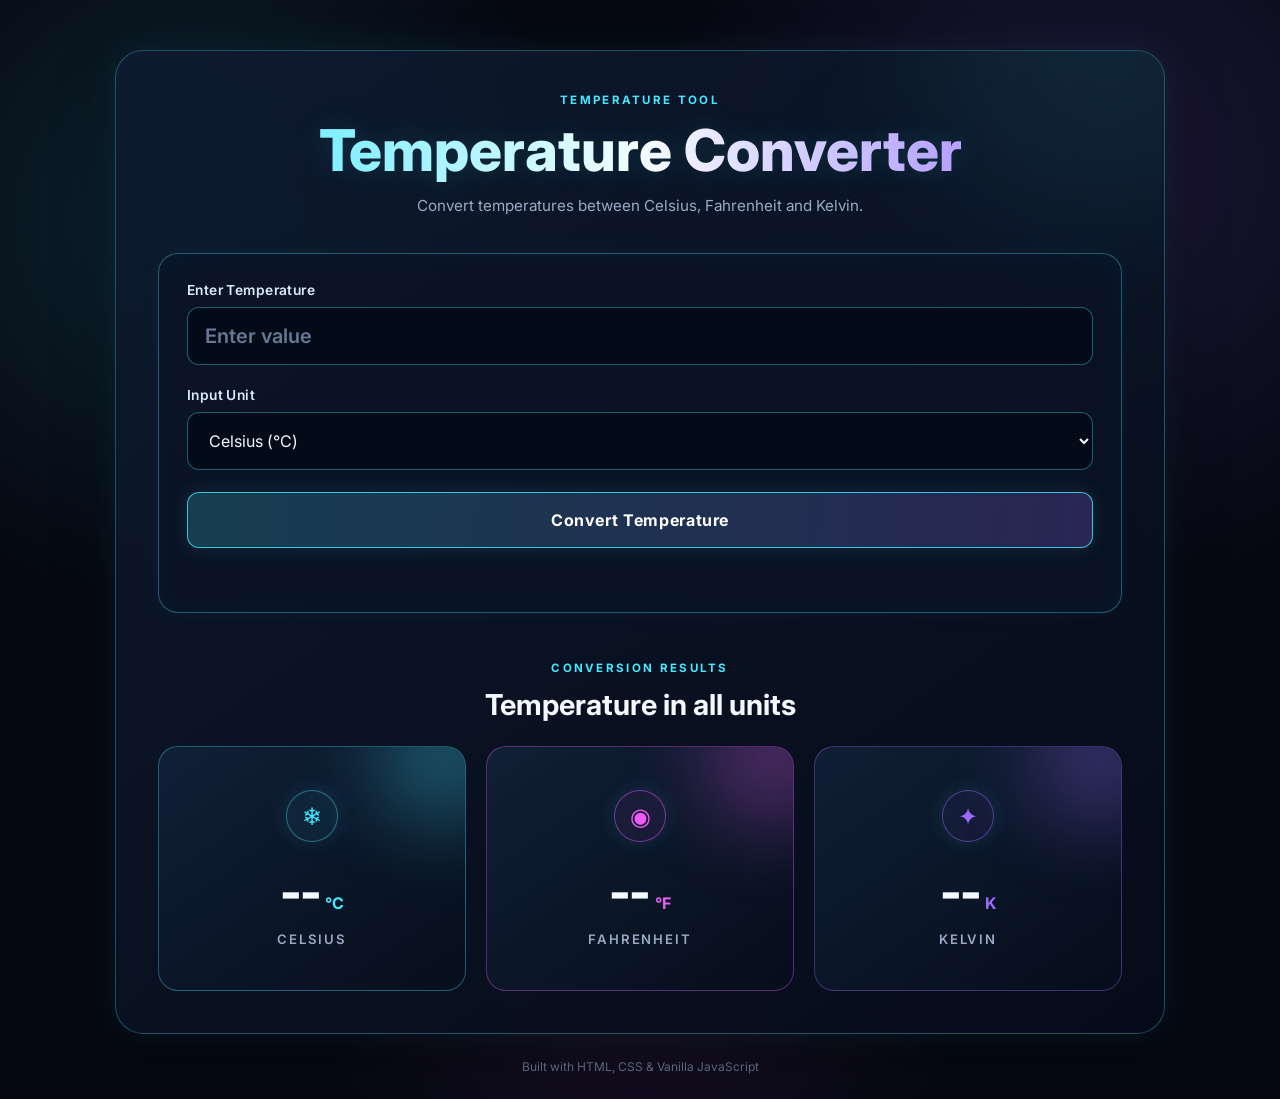
<file: WbeDev-L1-Task3-TemperatureConverter/index.html>
<!DOCTYPE html>
<html lang="en">
<head>
    <meta charset="UTF-8">
    <meta name="viewport" content="width=device-width, initial-scale=1.0">

    <title>Temperature Converter</title>

    <link rel="stylesheet" href="style.css">
</head>

<body>

    <main class="converter">

        <header class="converter-header">
            <p class="eyebrow">TEMPERATURE TOOL</p>
            <h1>Temperature Converter</h1>
            <p>
                Convert temperatures between Celsius, Fahrenheit and Kelvin.
            </p>
        </header>


        <section class="input-panel">

            <div class="input-group">
                <label for="temperature">Enter Temperature</label>

                <input
                    type="text"
                    id="temperature"
                    placeholder="Enter value"
                    autocomplete="off"
                >
            </div>


            <div class="input-group">
                <label for="unit">Input Unit</label>

                <select id="unit">
                    <option value="celsius">Celsius (°C)</option>
                    <option value="fahrenheit">Fahrenheit (°F)</option>
                    <option value="kelvin">Kelvin (K)</option>
                </select>
            </div>


            <button id="convertBtn" type="button">
                Convert Temperature
            </button>

            <p id="errorMessage" class="error-message" aria-live="polite"></p>

        </section>


        <section class="results-section">

            <div class="section-heading">
                <p class="eyebrow">CONVERSION RESULTS</p>
                <h2>Temperature in all units</h2>
            </div>


            <div class="results-grid">

                <article class="result-card celsius-card">
                    <div class="result-icon">❄</div>

                    <div class="result-value">
                        <span id="celsiusResult">--</span>
                        <small>°C</small>
                    </div>

                    <p>Celsius</p>
                </article>


                <article class="result-card fahrenheit-card">
                    <div class="result-icon">◉</div>

                    <div class="result-value">
                        <span id="fahrenheitResult">--</span>
                        <small>°F</small>
                    </div>

                    <p>Fahrenheit</p>
                </article>


                <article class="result-card kelvin-card">
                    <div class="result-icon">✦</div>

                    <div class="result-value">
                        <span id="kelvinResult">--</span>
                        <small>K</small>
                    </div>

                    <p>Kelvin</p>
                </article>

            </div>

        </section>

    </main>


    <footer>
        <p>Built with HTML, CSS &amp; Vanilla JavaScript</p>
    </footer>


    <script src="script.js"></script>

</body>
</html>
</file>
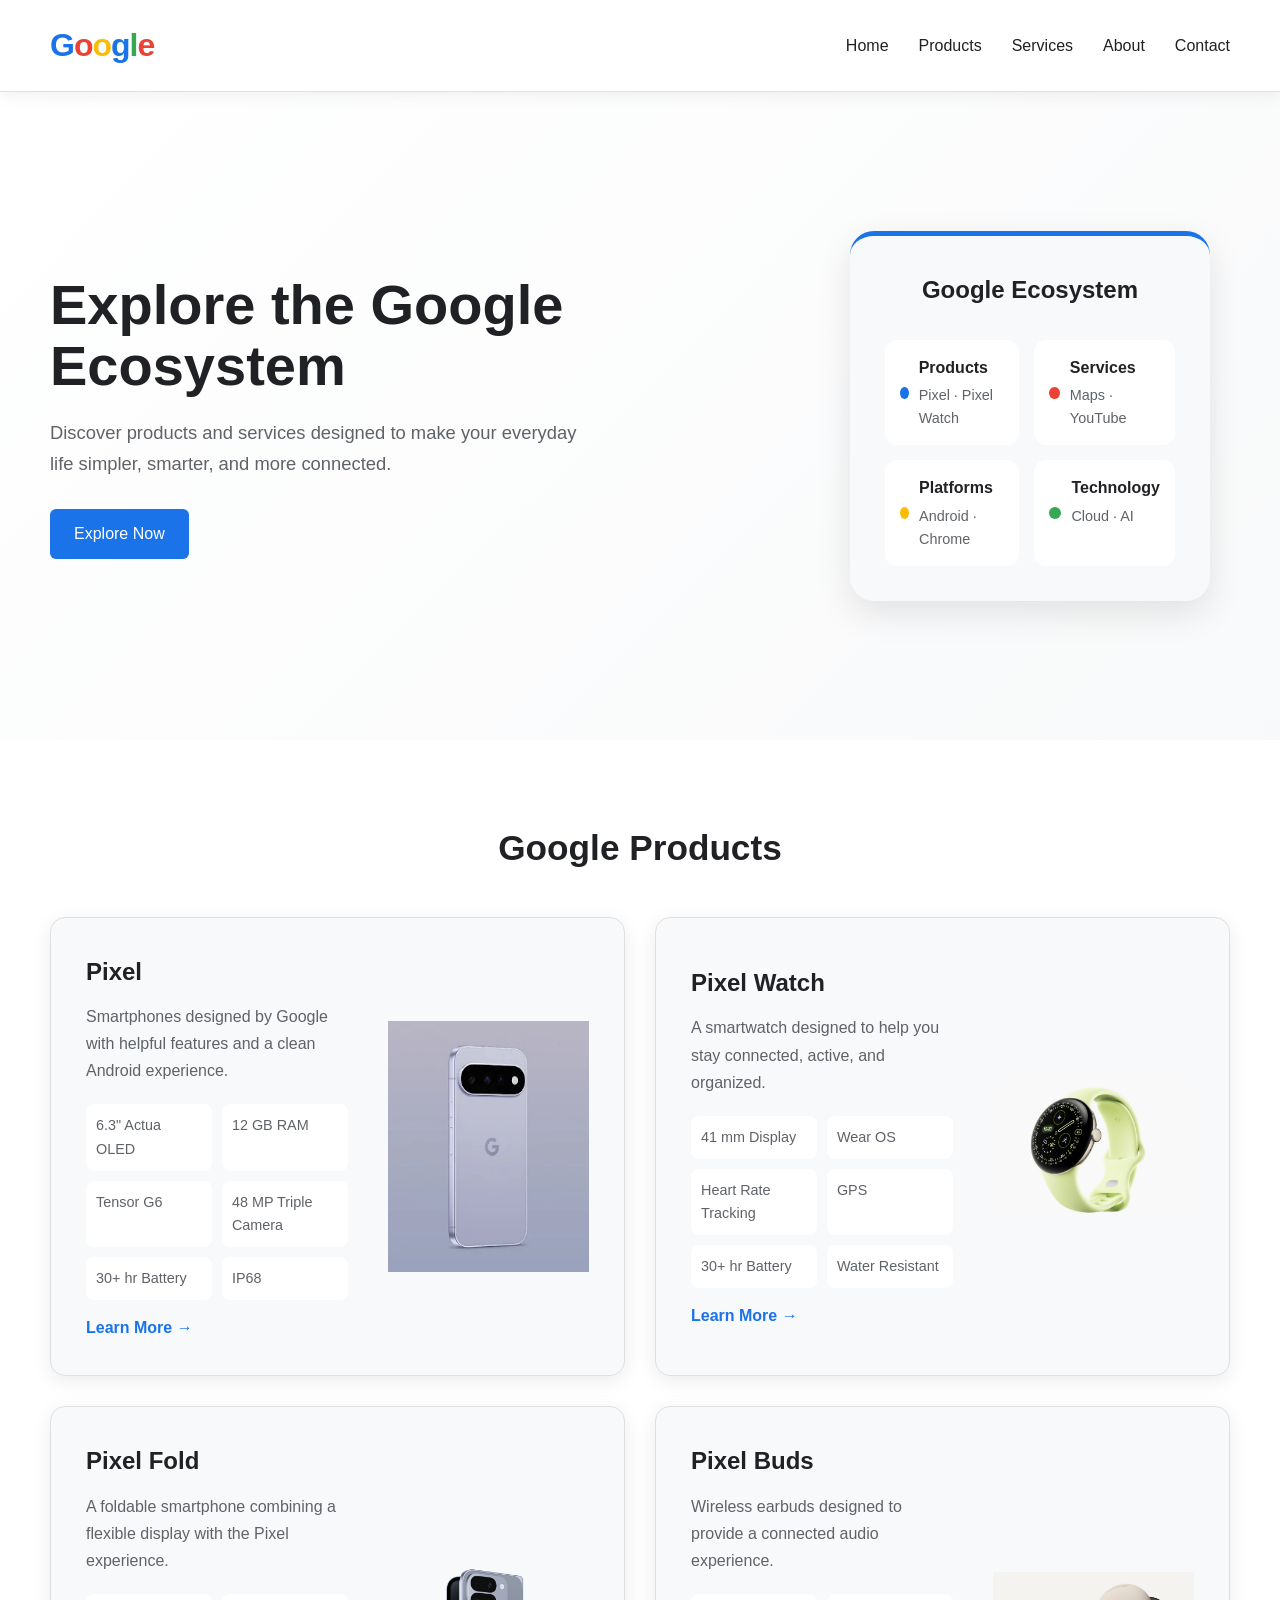
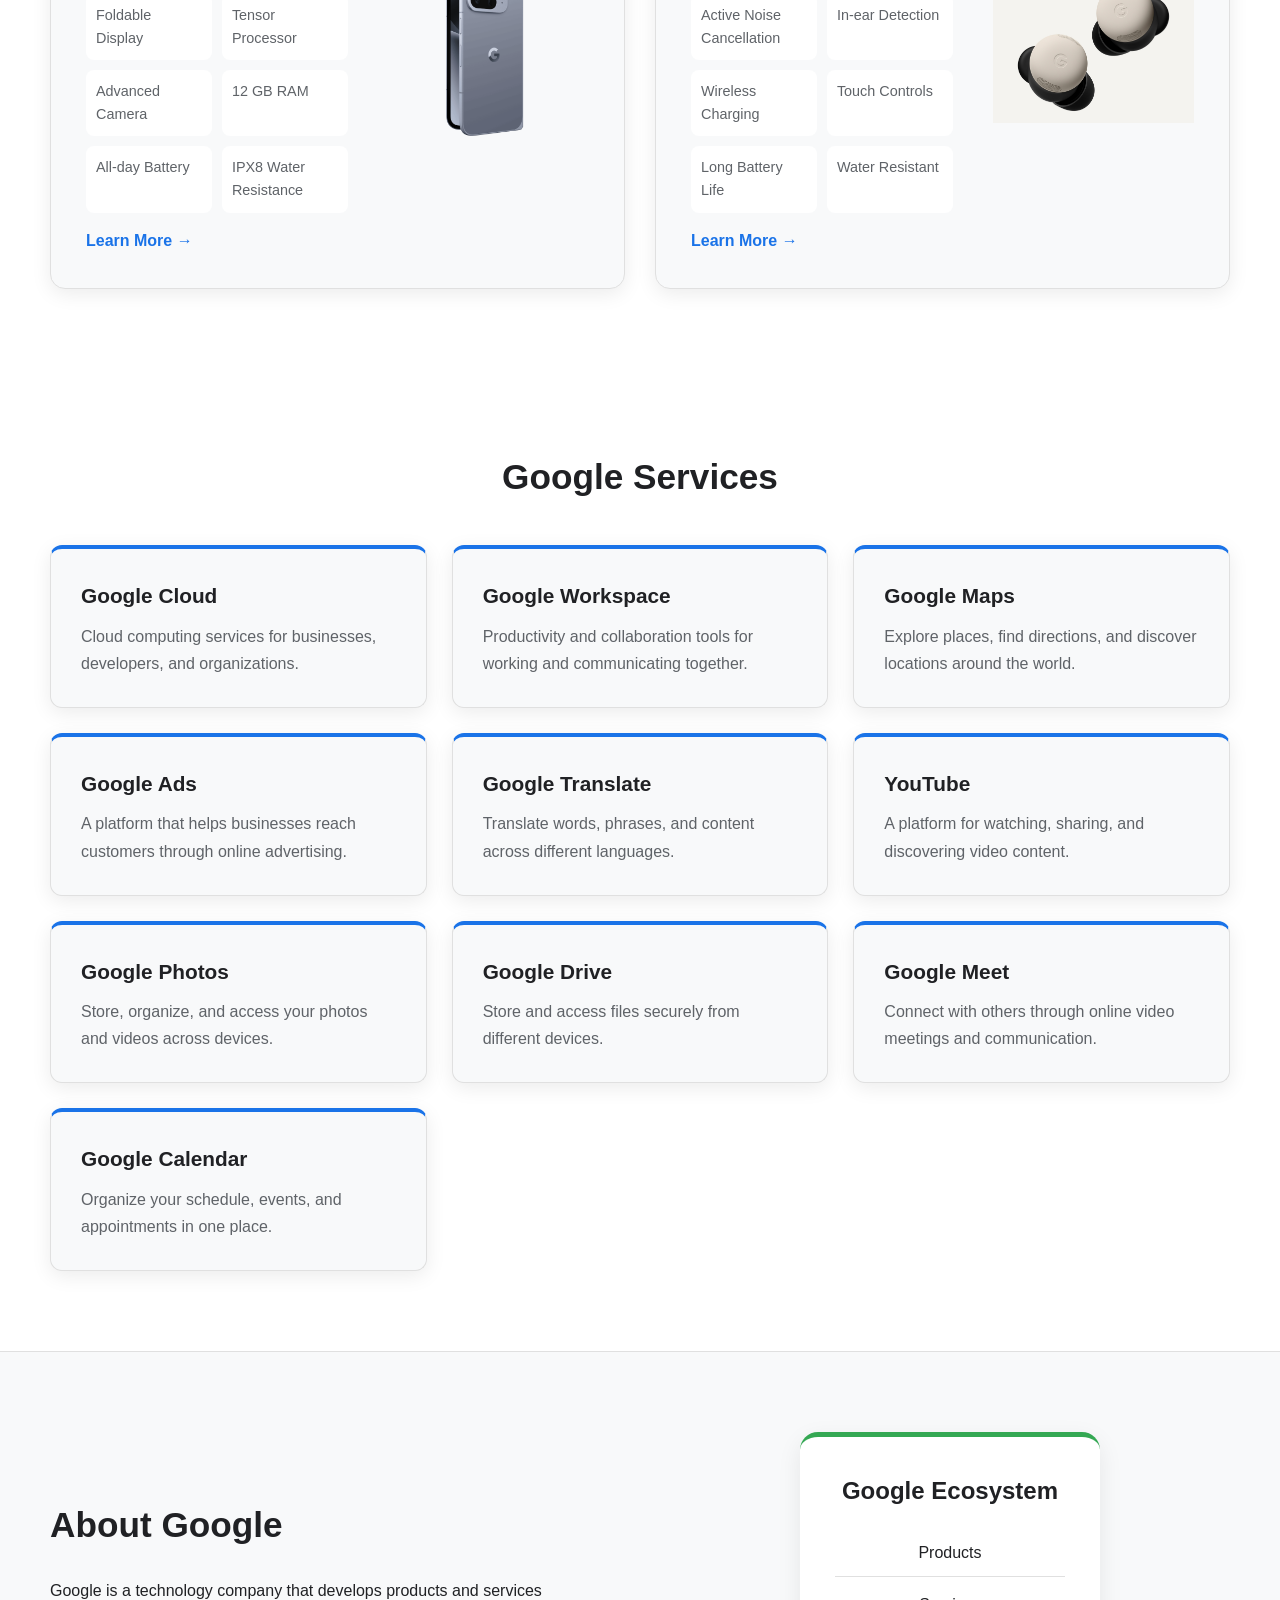
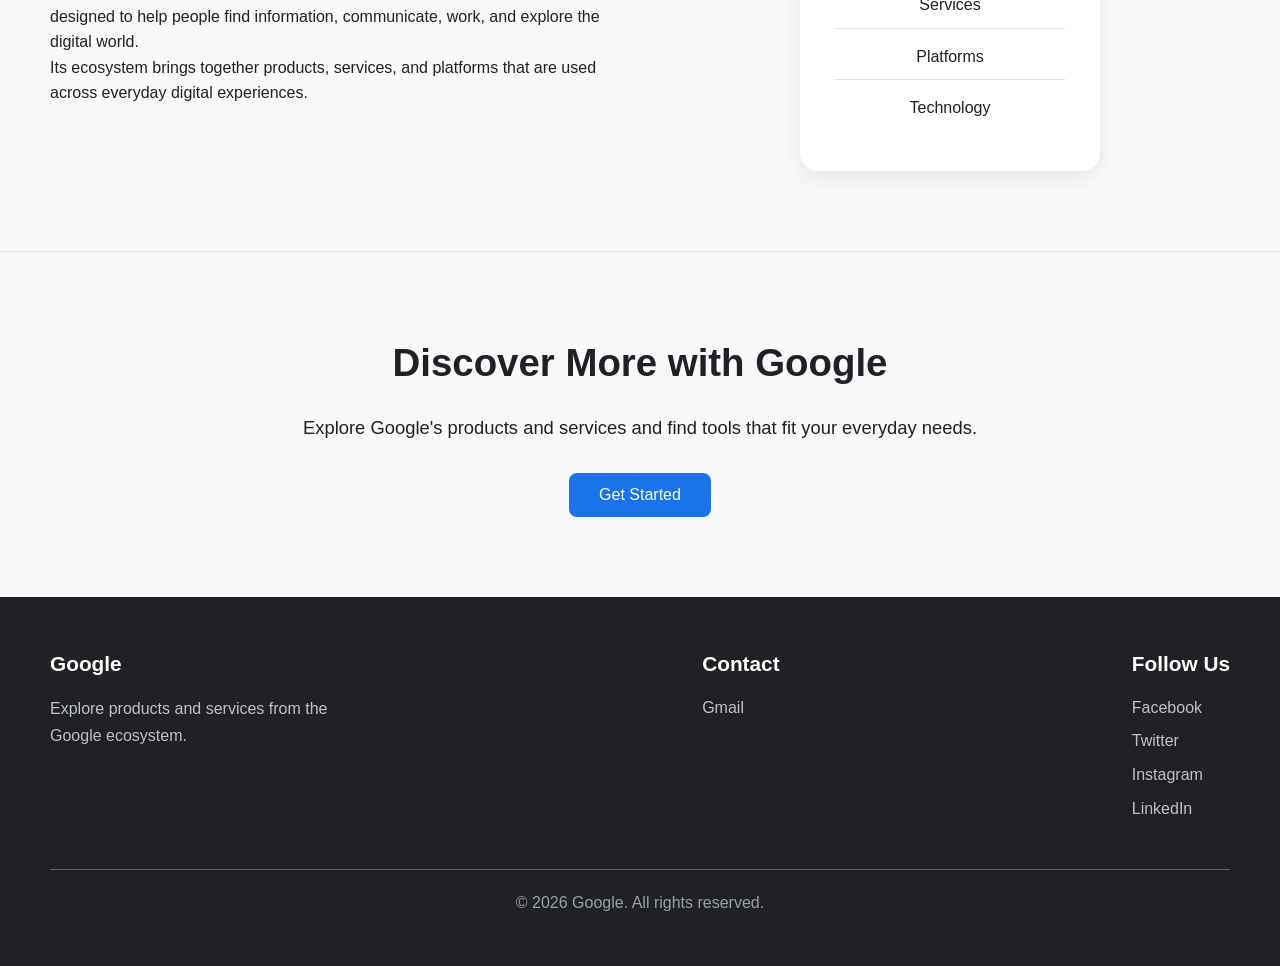
<file: WebDev-L1-Task1-LandingPage/index.html>
<!DOCTYPE html>
<html lang="en">
<head>
    <meta charset="UTF-8">
    <meta name="viewport" content="width=device-width, initial-scale=1.0">
    <title>Landing Page</title>
    <link rel = "stylesheet" href = "style.css">
</head>
<body>
    <header>
        <nav>
            <h1 class="google-logo">
                <span class="logo-blue">G</span><span class="logo-red">o</span><span class="logo-yellow">o</span><span class="logo-blue">g</span><span class="logo-green">l</span><span class="logo-red">e</span>
            </h1>

            <ul>
                <li><a href="#hero">Home</a></li>
                <li><a href="#products">Products</a></li>
                <li><a href="#services">Services</a></li>
                <li><a href="#about">About</a></li>
                <li><a href="#cta">Contact</a></li>
            </ul>
        </nav>
    </header>

    <main>
                <!-- Hero Section -->
            
    <section id="hero">
        <div class="hero-content">
            <h2>Explore the Google Ecosystem</h2>
            
            <p>
                Discover products and services designed to make your everyday life
                simpler, smarter, and more connected.
            </p>

           <a href="#products" class="hero-button">Explore Now</a>
        </div>

      <div class="hero-visual">
        <div class="ecosystem-card">
            <h3>Google Ecosystem</h3>

        <div class="ecosystem-items">

                <div class="ecosystem-item">
                    <span class="color-dot blue"></span>
                    <div>
                        <strong>Products</strong>
                        <p>Pixel · Pixel Watch</p>
                    </div>
                </div>

                <div class="ecosystem-item">
                    <span class="color-dot red"></span>
                    <div>
                        <strong>Services</strong>
                        <p>Maps · YouTube</p>
                    </div>
                </div>

                <div class="ecosystem-item">
                    <span class="color-dot yellow"></span>
                    <div>
                        <strong>Platforms</strong>
                        <p>Android · Chrome</p>
                    </div>
                </div>

                <div class="ecosystem-item">
                    <span class="color-dot green"></span>
                    <div>
                        <strong>Technology</strong>
                        <p>Cloud · AI</p>
                    </div>
                </div>

                </div>
                
                </div>

            </div>
    </section>
           

    <section id="products">
        <h2>Google Products</h2>
        <div class="products-grid">

           <div class="product-card">

        <div class="product-info">
            <h3>Pixel</h3>

                <p>
                    Smartphones designed by Google with helpful features and a clean Android experience.
                </p>

                <div class="product-specs">
                    <span>6.3" Actua OLED</span>
                    <span>12 GB RAM</span>
                    <span>Tensor G6</span>
                    <span>48 MP Triple Camera</span>
                    <span>30+ hr Battery</span>
                    <span>IP68</span>
                </div>

                     <a href="https://store.google.com/in/category/phones"
                    class="product-link"
                    target="_blank"
                    rel="noopener noreferrer">
                        Learn More →
                    </a>

            </div>

            <img src="assets/images/pixel.jpg" alt="Google Pixel smartphone">

        </div>

        
            <div class="product-card">

                <div class="product-info">
                    <h3>Pixel Watch</h3>

                    <p>
                        A smartwatch designed to help you stay connected, active, and organized.
                    </p>

                    <div class="product-specs">
                        <span>41 mm Display</span>
                        <span>Wear OS</span>
                        <span>Heart Rate Tracking</span>
                        <span>GPS</span>
                        <span>30+ hr Battery</span>
                        <span>Water Resistant</span>
                    </div>
                    
               <a href="https://store.google.com/in/product/pixel_watch_5"
                class="product-link"
                target="_blank"
                rel="noopener noreferrer">
                    Learn More →
                </a>


                    
                </div>

                <img src="assets/images/pixel-watch.jpg" alt="Google Pixel Watch">

            </div>

            <div class="product-card">
            <div class="product-info">
                <h3>Pixel Fold</h3>

                <p>
                    A foldable smartphone combining a flexible display with the Pixel experience.
                </p>

                <div class="product-specs">
                    <span>Foldable Display</span>
                    <span>Tensor Processor</span>
                    <span>Advanced Camera</span>
                    <span>12 GB RAM</span>
                    <span>All-day Battery</span>
                    <span>IPX8 Water Resistance</span>
                </div>
                <a href="https://store.google.com/in/product/pixel_10_pro_fold"
                class="product-link"
                target="_blank"
                rel="noopener noreferrer">
                    Learn More →
                </a>

            </div>

            <img src="assets/images/pixel-fold.jpg" alt="Google Pixel Fold">

        </div>

         <div class="product-card">

            <div class="product-info">
                <h3>Pixel Buds</h3>

                <p>
                    Wireless earbuds designed to provide a connected audio experience.
                </p>

                <div class="product-specs">
                    <span>Active Noise Cancellation</span>
                    <span>In-ear Detection</span>
                    <span>Wireless Charging</span>
                    <span>Touch Controls</span>
                    <span>Long Battery Life</span>
                    <span>Water Resistant</span>
                </div>
                    <a href="https://store.google.com/in/product/pixel_buds_pro_2"
                    class="product-link"
                    target="_blank"
                    rel="noopener noreferrer">
                        Learn More →
                    </a>

            </div>

            <img src="assets/images/pixel-buds.jpg" alt="Google Pixel Buds">

            </div>
        </div>
    </section>



    <section id="services">
        <h2>Google Services</h2>

            <div class="services-grid">

                 <div class="service-card">
                    <h3>Google Cloud</h3>
                    <p>Cloud computing services for businesses, developers, and organizations.</p>
                </div>

                <div class="service-card">
                    <h3>Google Workspace</h3>
                    <p>Productivity and collaboration tools for working and communicating together.</p>
                </div>

                <div class="service-card">
                    <h3>Google Maps</h3>
                    <p>Explore places, find directions, and discover locations around the world.</p>
                </div>

                <div class="service-card">
                    <h3>Google Ads</h3>
                    <p>A platform that helps businesses reach customers through online advertising.</p>
                </div>

                <div class="service-card">
                    <h3>Google Translate</h3>
                    <p>Translate words, phrases, and content across different languages.</p>
                </div>

                <div class="service-card">
                <h3>YouTube</h3>
                    <p>A platform for watching, sharing, and discovering video content.</p>
                </div>

                <div class="service-card">
                    <h3>Google Photos</h3>
                    <p>Store, organize, and access your photos and videos across devices.</p>
                </div>

                <div class="service-card">
                    <h3>Google Drive</h3>
                    <p>Store and access files securely from different devices.</p>
                </div>

                <div class="service-card">
                    <h3>Google Meet</h3>
                    <p>Connect with others through online video meetings and communication.</p>
                </div>

                <div class="service-card">
                    <h3>Google Calendar</h3>
                    <p>Organize your schedule, events, and appointments in one place.</p>
                </div>

            </div>
    </section>


     <section id="about">
        <div class="about-content">
            <h2>About Google</h2>

            <p>
                Google is a technology company that develops products and services
                designed to help people find information, communicate, work, and
                explore the digital world.
            </p>

            <p>
                Its ecosystem brings together products, services, and platforms
                that are used across everyday digital experiences.
            </p>
        </div>

        <div class="about-visual">
            <div class="about-card">
                <h3>Google Ecosystem</h3>
                <p>Products</p>
                <p>Services</p>
                <p>Platforms</p>
                <p>Technology</p>
            </div>
        </div>
    </section>


    <section id="cta">
        <h2>Discover More with Google</h2>

        <p>Explore Google's products and services and find tools that fit your everyday needs.</p>

        <button>Get Started</button>
    </section>
    </main>

    <footer>
        <div class="footer-content">

            <div class="footer-brand">
                <h3>Google</h3>
                <p>Explore products and services from the Google ecosystem.</p>
            </div>

            <div class="footer-contact">
                <h3>Contact</h3>
                <a href="mailto:example@gmail.com">Gmail</a>
            </div>

            <div class="footer-social">
                <h3>Follow Us</h3>

                <a href="https://www.facebook.com/Google" target="_blank" rel="noopener noreferrer">Facebook</a>

                <a href="https://twitter.com/Google" target="_blank" rel="noopener noreferrer">Twitter</a>

                <a href="https://www.instagram.com/Google" target="_blank" rel="noopener noreferrer">Instagram</a>

                <a href="https://www.linkedin.com/company/Google" target="_blank" rel="noopener noreferrer">LinkedIn</a>
            </div>

        </div>

            <p class="footer-bottom">&copy; 2026 Google. All rights reserved.</p>
    </footer>
</body>
</html>
</file>
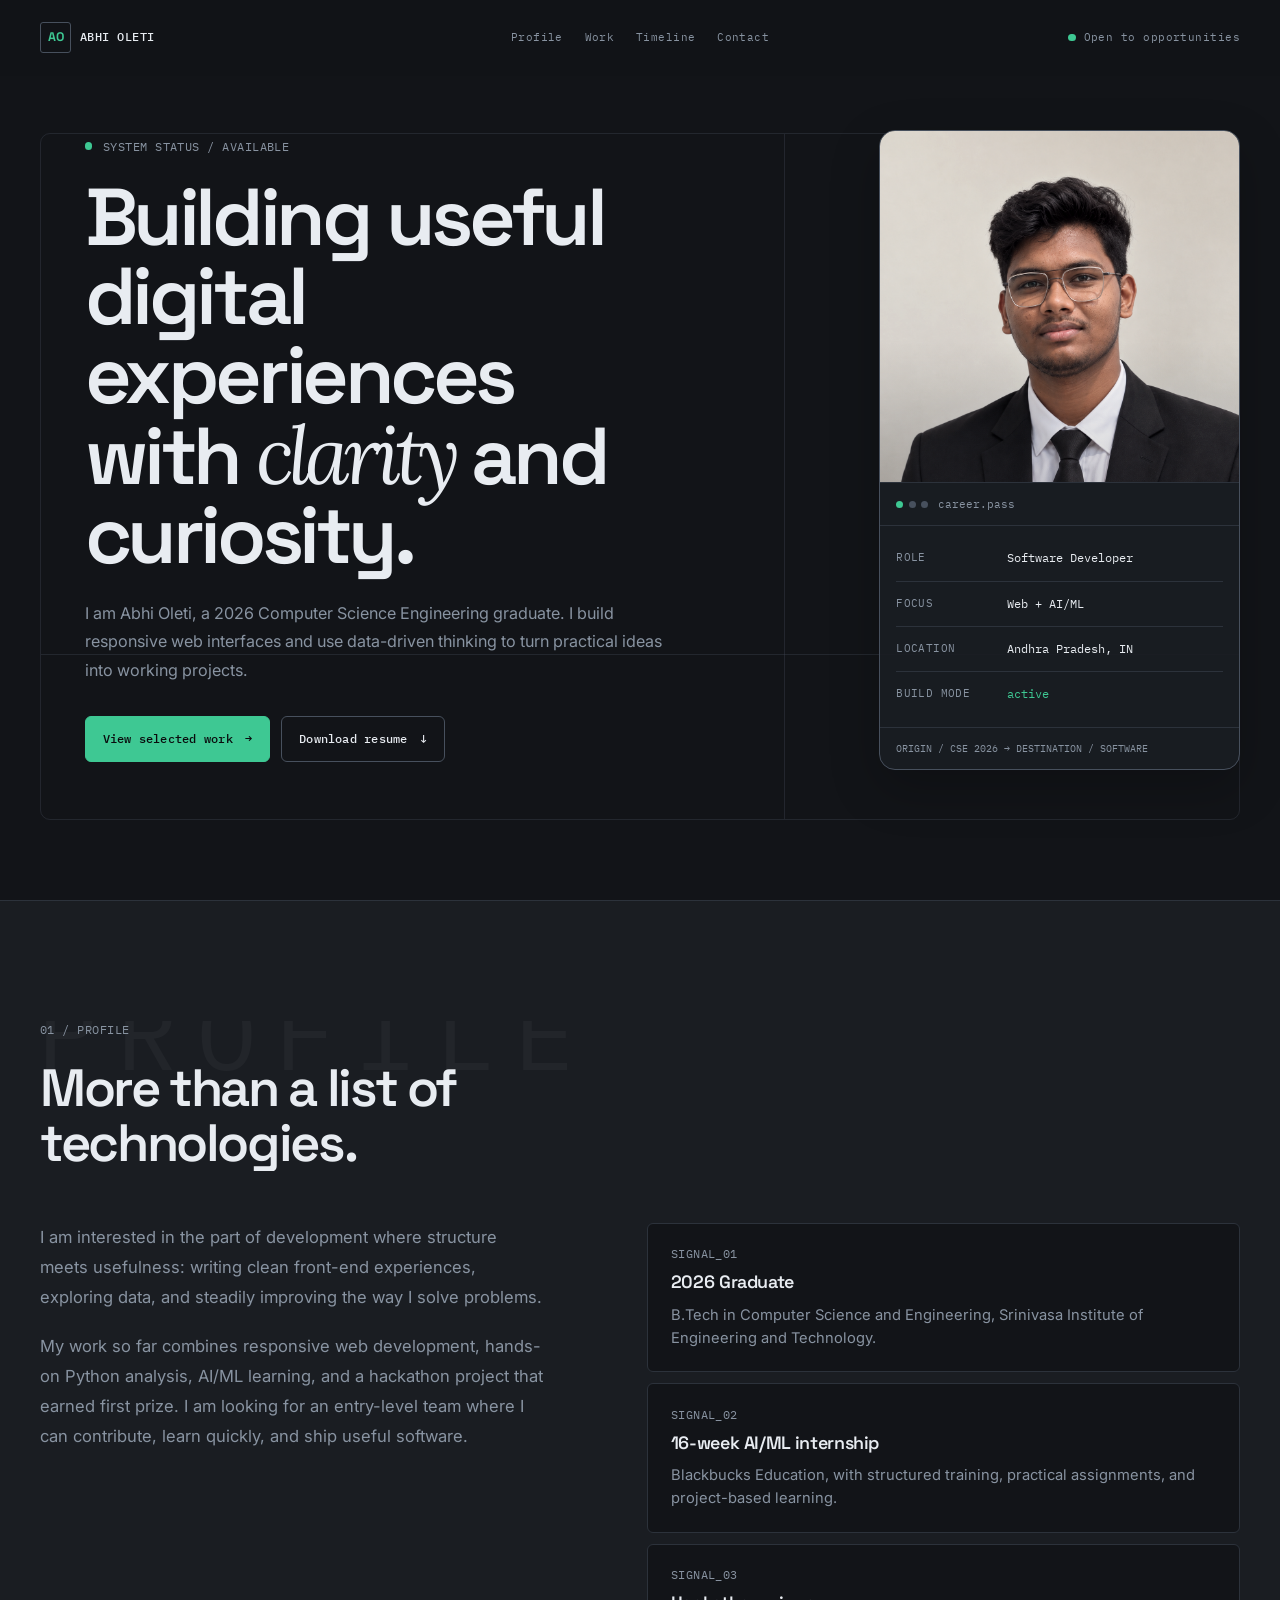
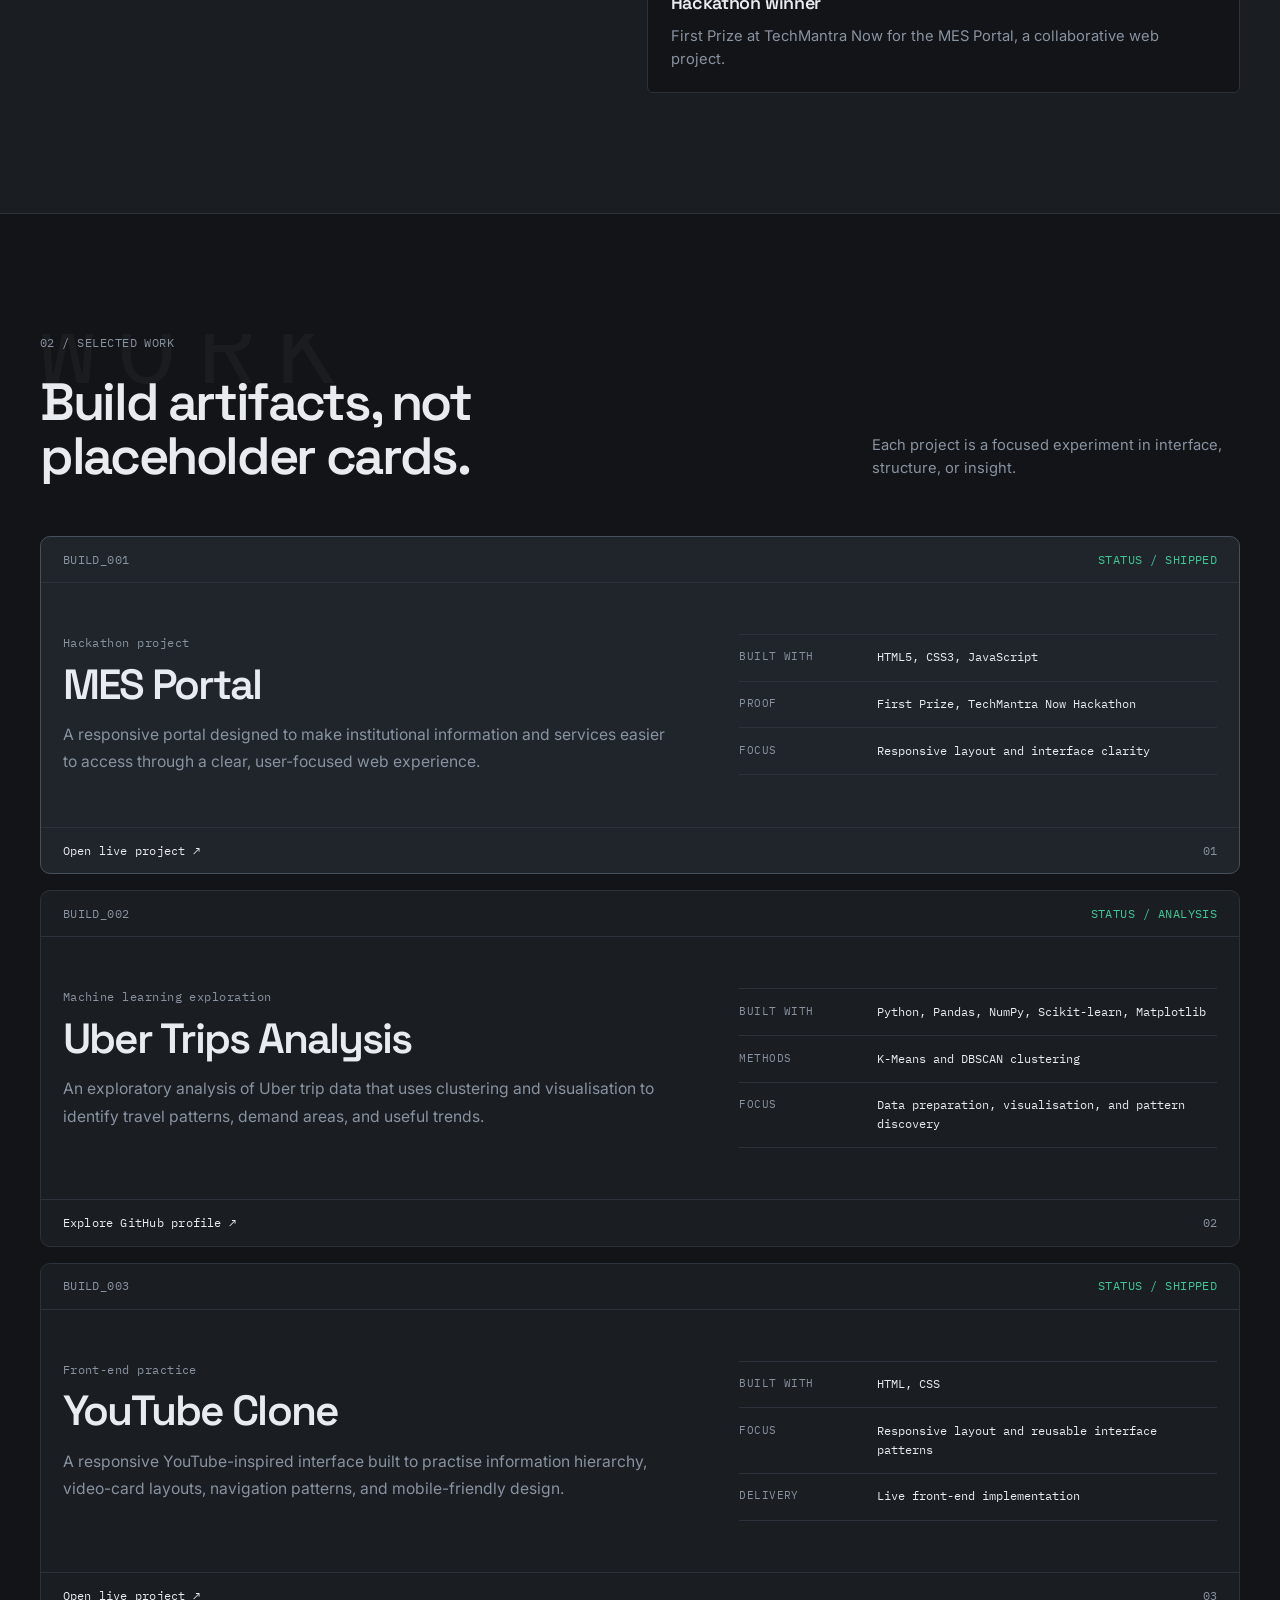
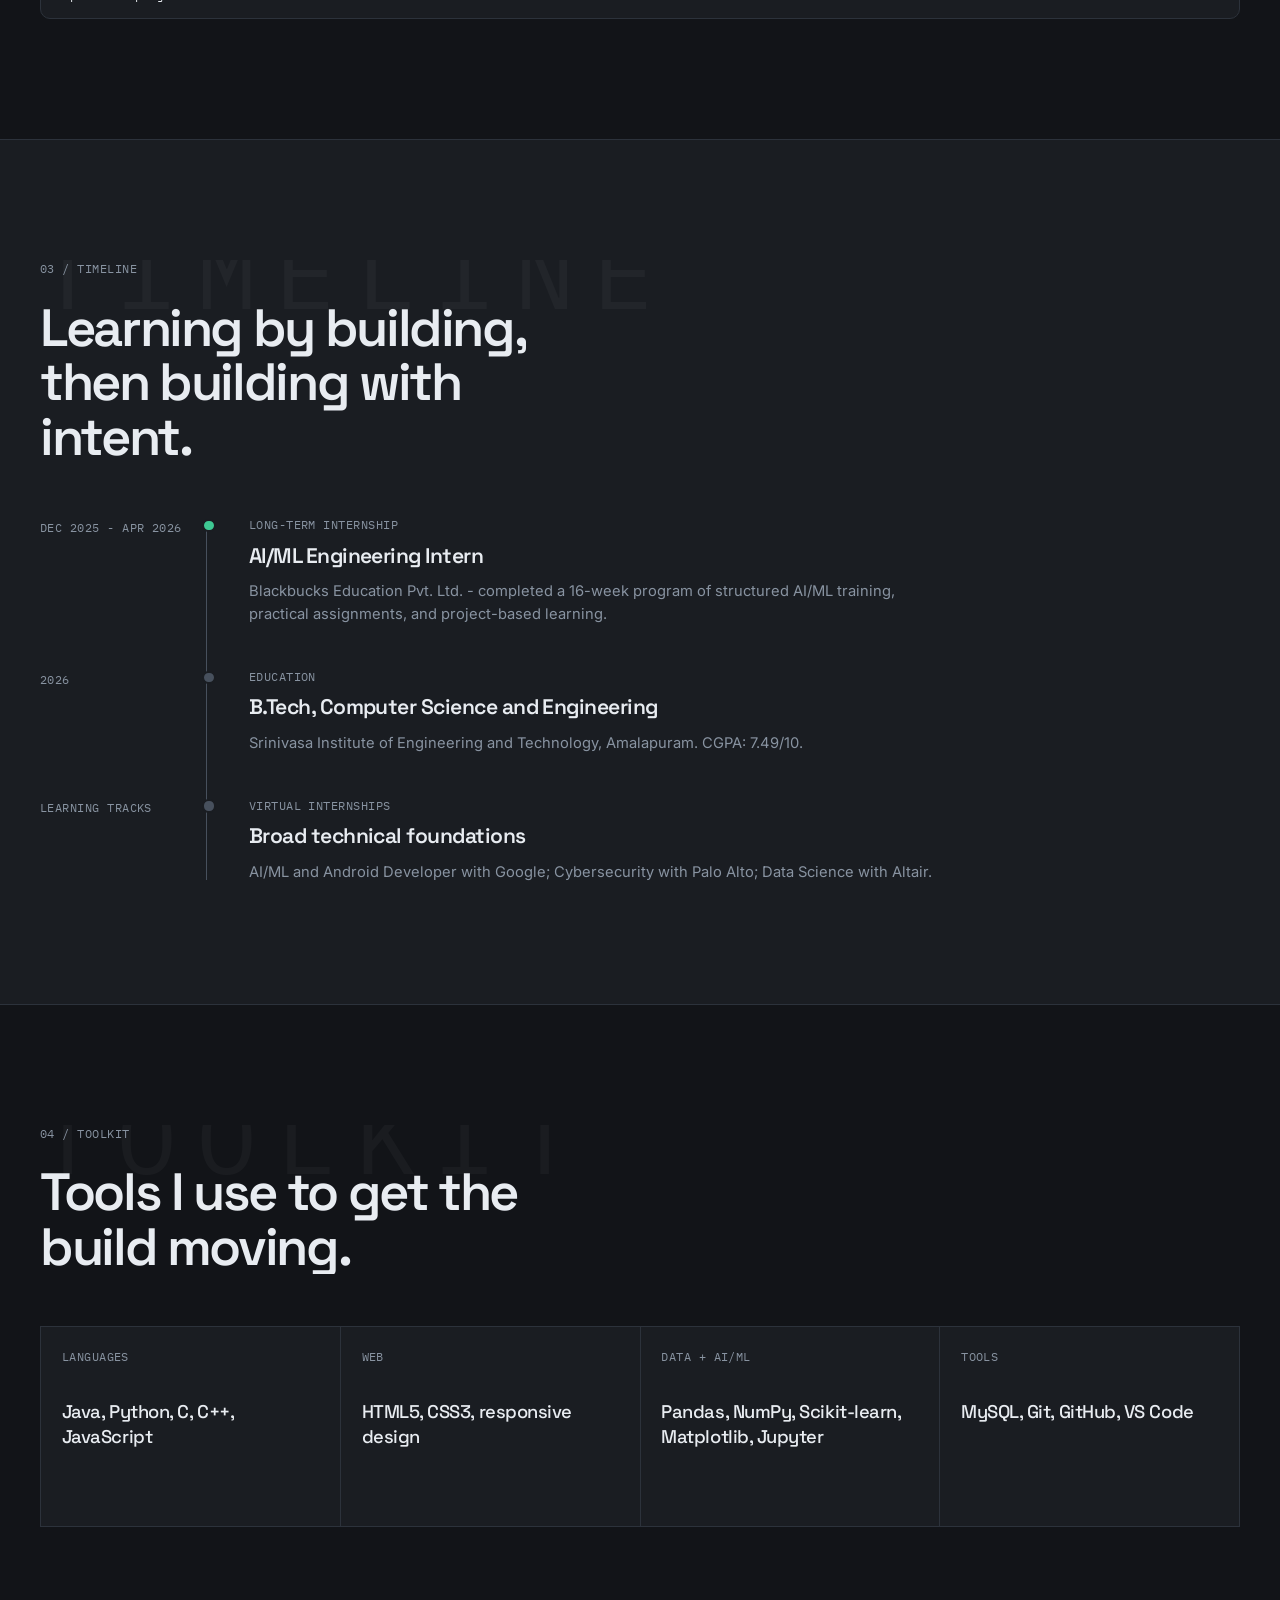
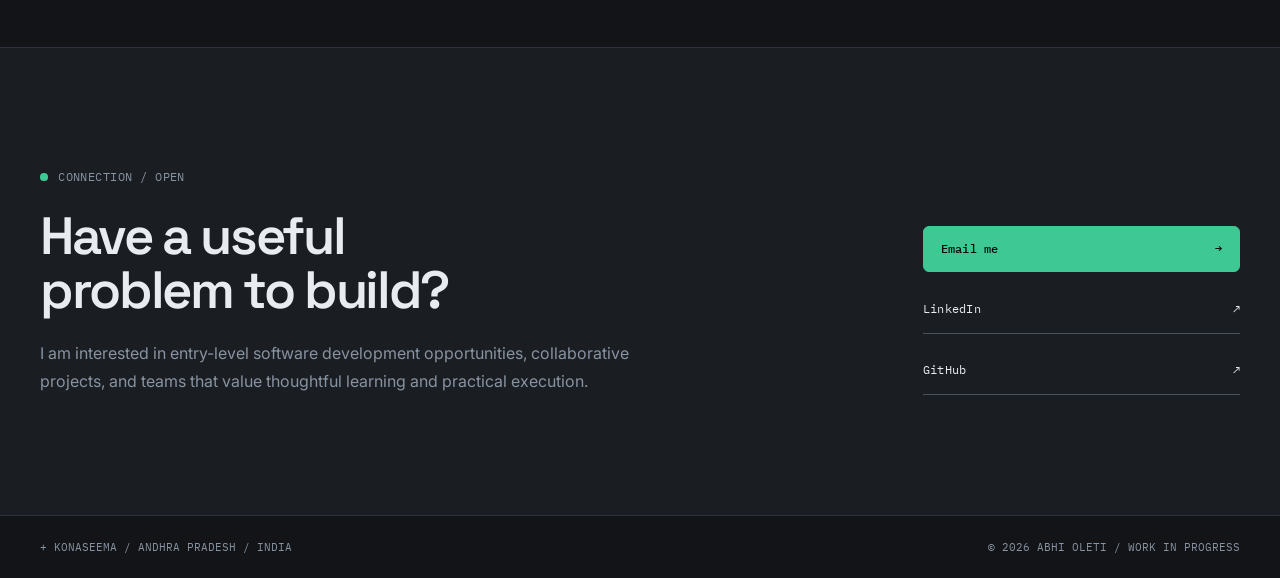
<file: WebDev-L1-Task2-Portfolio/index.html>
<!DOCTYPE html>
<html lang="en">
<head>
  <meta charset="UTF-8">
  <meta name="viewport" content="width=device-width, initial-scale=1.0">
  <meta name="description" content="Portfolio of Abhi Oleti, a Computer Science Engineering graduate building useful web experiences and data-driven projects.">
  <meta name="theme-color" content="#121418">
  <title>Abhi Oleti | Software Developer</title>
  <link rel="preconnect" href="https://fonts.googleapis.com">
  <link rel="preconnect" href="https://fonts.gstatic.com" crossorigin>
  <link href="https://fonts.googleapis.com/css2?family=IBM+Plex+Mono:wght@400;500&family=Inter:wght@400;500;600&family=Lora:ital,wght@0,400;1,400;1,500&family=Space+Grotesk:wght@500;600;700&display=swap" rel="stylesheet">
  <link rel="stylesheet" href="style.css">
</head>
<body>
  <a class="skip-link" href="#main">Skip to content</a>

  <header class="site-header" data-header>
    <a class="wordmark" href="#home" aria-label="Abhi Oleti home">
      <span class="wordmark-mark">AO</span>
      <span>ABHI OLETI</span>
    </a>

    <button class="menu-toggle" type="button" aria-expanded="false" aria-controls="primary-navigation" data-menu-toggle>
      <span class="sr-only">Toggle navigation</span>
      <span></span><span></span>
    </button>

    <nav id="primary-navigation" class="primary-nav" aria-label="Primary navigation" data-nav>
      <a href="#about">Profile</a>
      <a href="#work">Work</a>
      <a href="#experience">Timeline</a>
      <a href="#contact">Contact</a>
    </nav>

    <a class="header-status" href="#contact">
      <span class="status-dot" aria-hidden="true"></span>
      Open to opportunities
    </a>
  </header>

  <main id="main">
    <section id="home" class="hero section-shell">
      <div class="hero-grid" aria-hidden="true"></div>
      <div class="hero-copy">
        <p class="eyebrow"><span class="status-dot" aria-hidden="true"></span> SYSTEM STATUS / AVAILABLE</p>
        <h1>Building useful digital experiences with <em>clarity</em> and curiosity.</h1>
        <p class="hero-intro">I am Abhi Oleti, a 2026 Computer Science Engineering graduate. I build responsive web interfaces and use data-driven thinking to turn practical ideas into working projects.</p>
        <div class="hero-actions">
          <a class="button button-primary" href="#work">View selected work <span aria-hidden="true">&#8594;</span></a>
          <a class="button button-secondary" href="assets/My_Resume.pdf" download>Download resume <span aria-hidden="true">&#8595;</span></a>
        </div>
      </div>

        <aside class="terminal-card" aria-label="Current developer profile">

        <div class="hero-photo">
            <img src="assets/MY pic.png" alt="Professional photo">
        </div>

        <div class="terminal-bar">
          <span></span><span></span><span></span>
          <p>career.pass</p>
        </div>
        <dl>
          <div><dt>ROLE</dt><dd>Software Developer</dd></div>
          <div><dt>FOCUS</dt><dd>Web + AI/ML</dd></div>
          <div><dt>LOCATION</dt><dd>Andhra Pradesh, IN</dd></div>
          <div><dt>BUILD MODE</dt><dd><span class="inline-status">active</span></dd></div>
        </dl>
        <div class="terminal-footer">ORIGIN / CSE 2026 &rarr; DESTINATION / SOFTWARE</div>
      </aside>
    </section>

    <section id="about" class="section-shell profile-section">
      <div class="section-heading" data-stamp="PROFILE">
        <p class="eyebrow">01 / PROFILE</p>
        <h2>More than a list of technologies.</h2>
      </div>
      <div class="profile-layout">
        <div class="profile-copy">
          <p>I am interested in the part of development where structure meets usefulness: writing clean front-end experiences, exploring data, and steadily improving the way I solve problems.</p>
          <p>My work so far combines responsive web development, hands-on Python analysis, AI/ML learning, and a hackathon project that earned first prize. I am looking for an entry-level team where I can contribute, learn quickly, and ship useful software.</p>
        </div>
        <div class="signal-grid">
          <article class="signal-card">
            <p class="signal-index">SIGNAL_01</p>
            <h3>2026 Graduate</h3>
            <p>B.Tech in Computer Science and Engineering, Srinivasa Institute of Engineering and Technology.</p>
          </article>
          <article class="signal-card">
            <p class="signal-index">SIGNAL_02</p>
            <h3>16-week AI/ML internship</h3>
            <p>Blackbucks Education, with structured training, practical assignments, and project-based learning.</p>
          </article>
          <article class="signal-card">
            <p class="signal-index">SIGNAL_03</p>
            <h3>Hackathon winner</h3>
            <p>First Prize at TechMantra Now for the MES Portal, a collaborative web project.</p>
          </article>
        </div>
      </div>
    </section>

    <section id="work" class="section-shell work-section">
      <div class="section-heading section-heading-row" data-stamp="WORK">
        <div>
          <p class="eyebrow">02 / SELECTED WORK</p>
          <h2>Build artifacts, not placeholder cards.</h2>
        </div>
        <p class="section-note">Each project is a focused experiment in interface, structure, or insight.</p>
      </div>

      <div class="project-stack">
        <article class="project-panel project-panel-featured">
          <div class="project-meta"><span>BUILD_001</span><span>STATUS / SHIPPED</span></div>
          <div class="project-content">
            <div>
              <p class="project-kicker">Hackathon project</p>
              <h3>MES Portal</h3>
              <p class="project-description">A responsive portal designed to make institutional information and services easier to access through a clear, user-focused web experience.</p>
            </div>
            <dl class="project-facts">
              <div><dt>BUILT WITH</dt><dd>HTML5, CSS3, JavaScript</dd></div>
              <div><dt>PROOF</dt><dd>First Prize, TechMantra Now Hackathon</dd></div>
              <div><dt>FOCUS</dt><dd>Responsive layout and interface clarity</dd></div>
            </dl>
          </div>
          <div class="project-footer">
            <a class="text-link" href="https://oletiabhi.github.io/hackathon-team3/openpage.html" target="_blank" rel="noopener noreferrer">Open live project <span aria-hidden="true">&#8599;</span></a>
            <span class="project-number">01</span>
          </div>
        </article>

        <article class="project-panel">
          <div class="project-meta"><span>BUILD_002</span><span>STATUS / ANALYSIS</span></div>
          <div class="project-content">
            <div>
              <p class="project-kicker">Machine learning exploration</p>
              <h3>Uber Trips Analysis</h3>
              <p class="project-description">An exploratory analysis of Uber trip data that uses clustering and visualisation to identify travel patterns, demand areas, and useful trends.</p>
            </div>
            <dl class="project-facts">
              <div><dt>BUILT WITH</dt><dd>Python, Pandas, NumPy, Scikit-learn, Matplotlib</dd></div>
              <div><dt>METHODS</dt><dd>K-Means and DBSCAN clustering</dd></div>
              <div><dt>FOCUS</dt><dd>Data preparation, visualisation, and pattern discovery</dd></div>
            </dl>
          </div>
          <div class="project-footer">
            <a class="text-link" href="https://github.com/OletiAbhi/FINAL-YEAR-PROJECT-" target="_blank" rel="noopener noreferrer">Explore GitHub profile <span aria-hidden="true">&#8599;</span></a>
            <span class="project-number">02</span>
          </div>
        </article>

        <article class="project-panel">
          <div class="project-meta"><span>BUILD_003</span><span>STATUS / SHIPPED</span></div>
          <div class="project-content">
            <div>
              <p class="project-kicker">Front-end practice</p>
              <h3>YouTube Clone</h3>
              <p class="project-description">A responsive YouTube-inspired interface built to practise information hierarchy, video-card layouts, navigation patterns, and mobile-friendly design.</p>
            </div>
            <dl class="project-facts">
              <div><dt>BUILT WITH</dt><dd>HTML, CSS</dd></div>
              <div><dt>FOCUS</dt><dd>Responsive layout and reusable interface patterns</dd></div>
              <div><dt>DELIVERY</dt><dd>Live front-end implementation</dd></div>
            </dl>
          </div>
          <div class="project-footer">
            <a class="text-link" href="https://oletiabhi.github.io/Youtube/yt.html/youtube.html" target="_blank" rel="noopener noreferrer">Open live project <span aria-hidden="true">&#8599;</span></a>
            <span class="project-number">03</span>
          </div>
        </article>
      </div>
    </section>

    <section id="experience" class="section-shell timeline-section">
      <div class="section-heading" data-stamp="TIMELINE">
        <p class="eyebrow">03 / TIMELINE</p>
        <h2>Learning by building, then building with intent.</h2>
      </div>
      <div class="timeline">
        <article class="timeline-item timeline-item-featured">
          <div class="timeline-date">DEC 2025 - APR 2026</div>
          <div class="timeline-marker" aria-hidden="true"></div>
          <div class="timeline-content">
            <p class="timeline-type">LONG-TERM INTERNSHIP</p>
            <h3>AI/ML Engineering Intern</h3>
            <p>Blackbucks Education Pvt. Ltd. - completed a 16-week program of structured AI/ML training, practical assignments, and project-based learning.</p>
          </div>
        </article>
        <article class="timeline-item">
          <div class="timeline-date">2026</div>
          <div class="timeline-marker" aria-hidden="true"></div>
          <div class="timeline-content">
            <p class="timeline-type">EDUCATION</p>
            <h3>B.Tech, Computer Science and Engineering</h3>
            <p>Srinivasa Institute of Engineering and Technology, Amalapuram. CGPA: 7.49/10.</p>
          </div>
        </article>
        <article class="timeline-item">
          <div class="timeline-date">LEARNING TRACKS</div>
          <div class="timeline-marker" aria-hidden="true"></div>
          <div class="timeline-content">
            <p class="timeline-type">VIRTUAL INTERNSHIPS</p>
            <h3>Broad technical foundations</h3>
            <p>AI/ML and Android Developer with Google; Cybersecurity with Palo Alto; Data Science with Altair.</p>
          </div>
        </article>
      </div>
    </section>

    <section id="skills" class="section-shell skills-section">
      <div class="section-heading section-heading-row" data-stamp="TOOLKIT">
        <div>
          <p class="eyebrow">04 / TOOLKIT</p>
          <h2>Tools I use to get the build moving.</h2>
        </div>
      </div>
      <div class="toolkit-grid">
        <article><p>LANGUAGES</p><h3>Java, Python, C, C++, JavaScript</h3></article>
        <article><p>WEB</p><h3>HTML5, CSS3, responsive design</h3></article>
        <article><p>DATA + AI/ML</p><h3>Pandas, NumPy, Scikit-learn, Matplotlib, Jupyter</h3></article>
        <article><p>TOOLS</p><h3>MySQL, Git, GitHub, VS Code</h3></article>
      </div>
    </section>

    <section id="contact" class="contact-section">
      <div class="contact-grid">
        <div>
          <p class="eyebrow"><span class="status-dot" aria-hidden="true"></span> CONNECTION / OPEN</p>
          <h2>Have a useful problem to build?</h2>
          <p>I am interested in entry-level software development opportunities, collaborative projects, and teams that value thoughtful learning and practical execution.</p>
        </div>
        <div class="contact-actions">
          <a class="button button-primary" href="mailto:oletiabhi0@gmail.com">Email me <span aria-hidden="true">&#8594;</span></a>
          <a class="contact-link" href="https://www.linkedin.com/in/abhi-oleti" target="_blank" rel="noopener noreferrer">LinkedIn <span aria-hidden="true">&#8599;</span></a>
          <a class="contact-link" href="https://github.com/OletiAbhi" target="_blank" rel="noopener noreferrer">GitHub <span aria-hidden="true">&#8599;</span></a>
        </div>
      </div>
    </section>
  </main>

  <footer class="site-footer">
    <p>&#43; KONASEEMA / ANDHRA PRADESH / INDIA</p>
    <p>&copy; 2026 ABHI OLETI / WORK IN PROGRESS</p>
  </footer>

  <script src="script.js"></script>
</body>
</html>
</file>
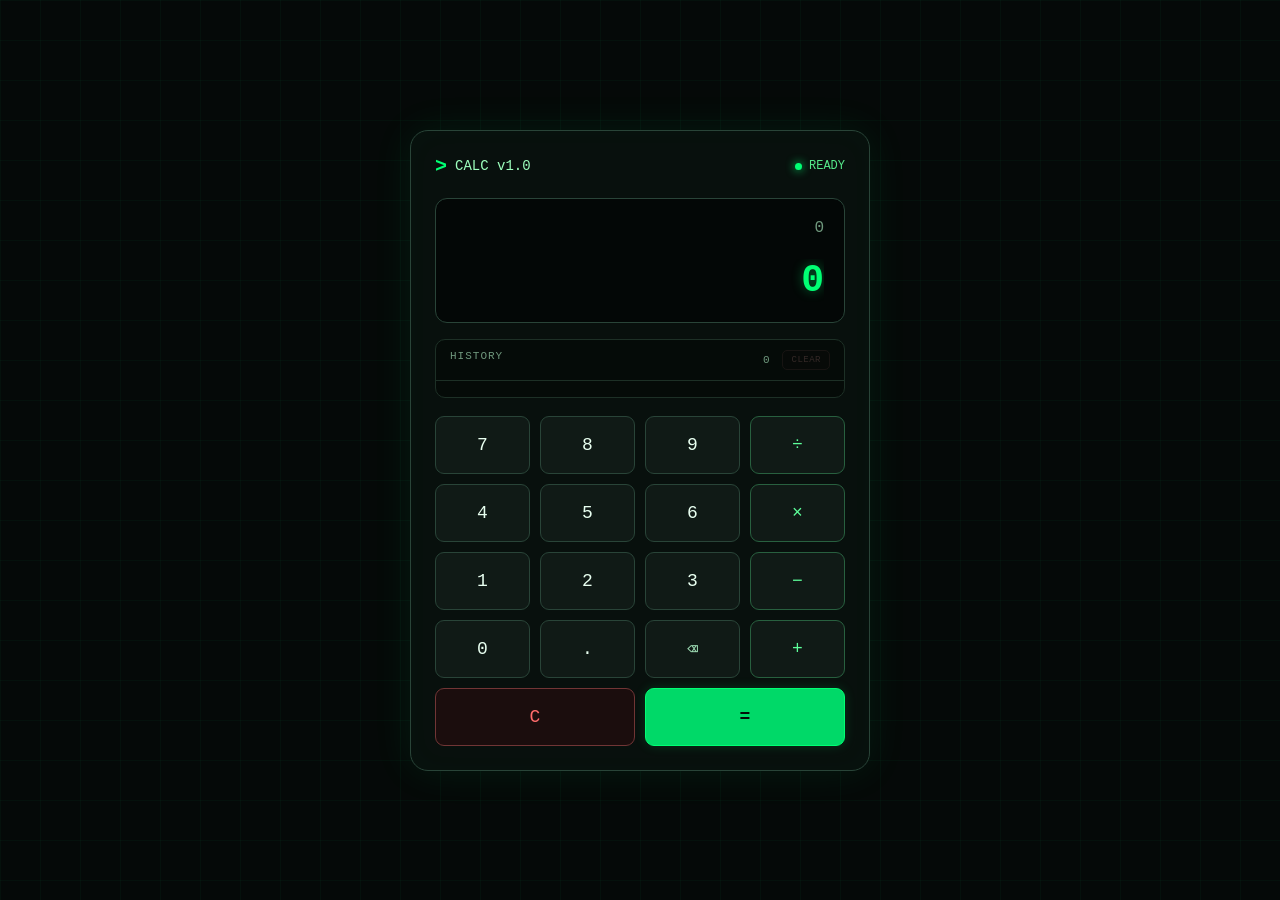
<file: WebDev-L2-Task1-Calculator/index.html>
<!DOCTYPE html>
<html lang="en">
<head>
    <meta charset="UTF-8">
    <meta name="viewport" content="width=device-width, initial-scale=1.0">
    <title>CALC v1.0</title>

    <link rel="stylesheet" href="style.css">
</head>

<body>

    <main class="calculator">

        <!-- Calculator Header -->
        <header class="calculator-header">
            <div class="brand">
                <span class="terminal-symbol">></span>
                <span>CALC v1.0</span>
            </div>

            <div class="status">
                <span class="status-dot"></span>
                <span>READY</span>
            </div>
        </header>


        <!-- Display -->
        <section class="display">

            <div class="expression" id="expression">
                0
            </div>

            <div class="result" id="result">
                0
            </div>

        </section>


        <!-- Calculation History -->
        <section class="history">

           <div class="history-header">

                <span>HISTORY</span>

                <div class="history-controls">
                    <span id="history-count">0</span>
                    <button id="clear-history" type="button" disabled>CLEAR</button>
                </div>

            </div>

            <div class="history-list" id="history-list">
                <!-- History items will be added using JavaScript -->
            </div>

        </section>


        <!-- Calculator Keypad -->
        <section class="keypad">

            <button class="number" data-value="7">7</button>
            <button class="number" data-value="8">8</button>
            <button class="number" data-value="9">9</button>
            <button class="operator" data-value="/">÷</button>

            <button class="number" data-value="4">4</button>
            <button class="number" data-value="5">5</button>
            <button class="number" data-value="6">6</button>
            <button class="operator" data-value="*">×</button>

            <button class="number" data-value="1">1</button>
            <button class="number" data-value="2">2</button>
            <button class="number" data-value="3">3</button>
            <button class="operator" data-value="-">−</button>

            <button class="number" data-value="0">0</button>
            <button class="decimal" data-value=".">.</button>
            <button class="backspace" id="backspace">⌫</button>
            <button class="operator" data-value="+">+</button>

            <button class="clear" id="clear">C</button>
            <button class="equals" id="equals">=</button>

        </section>

    </main>


    <script src="script.js"></script>

</body>
</html>
</file>
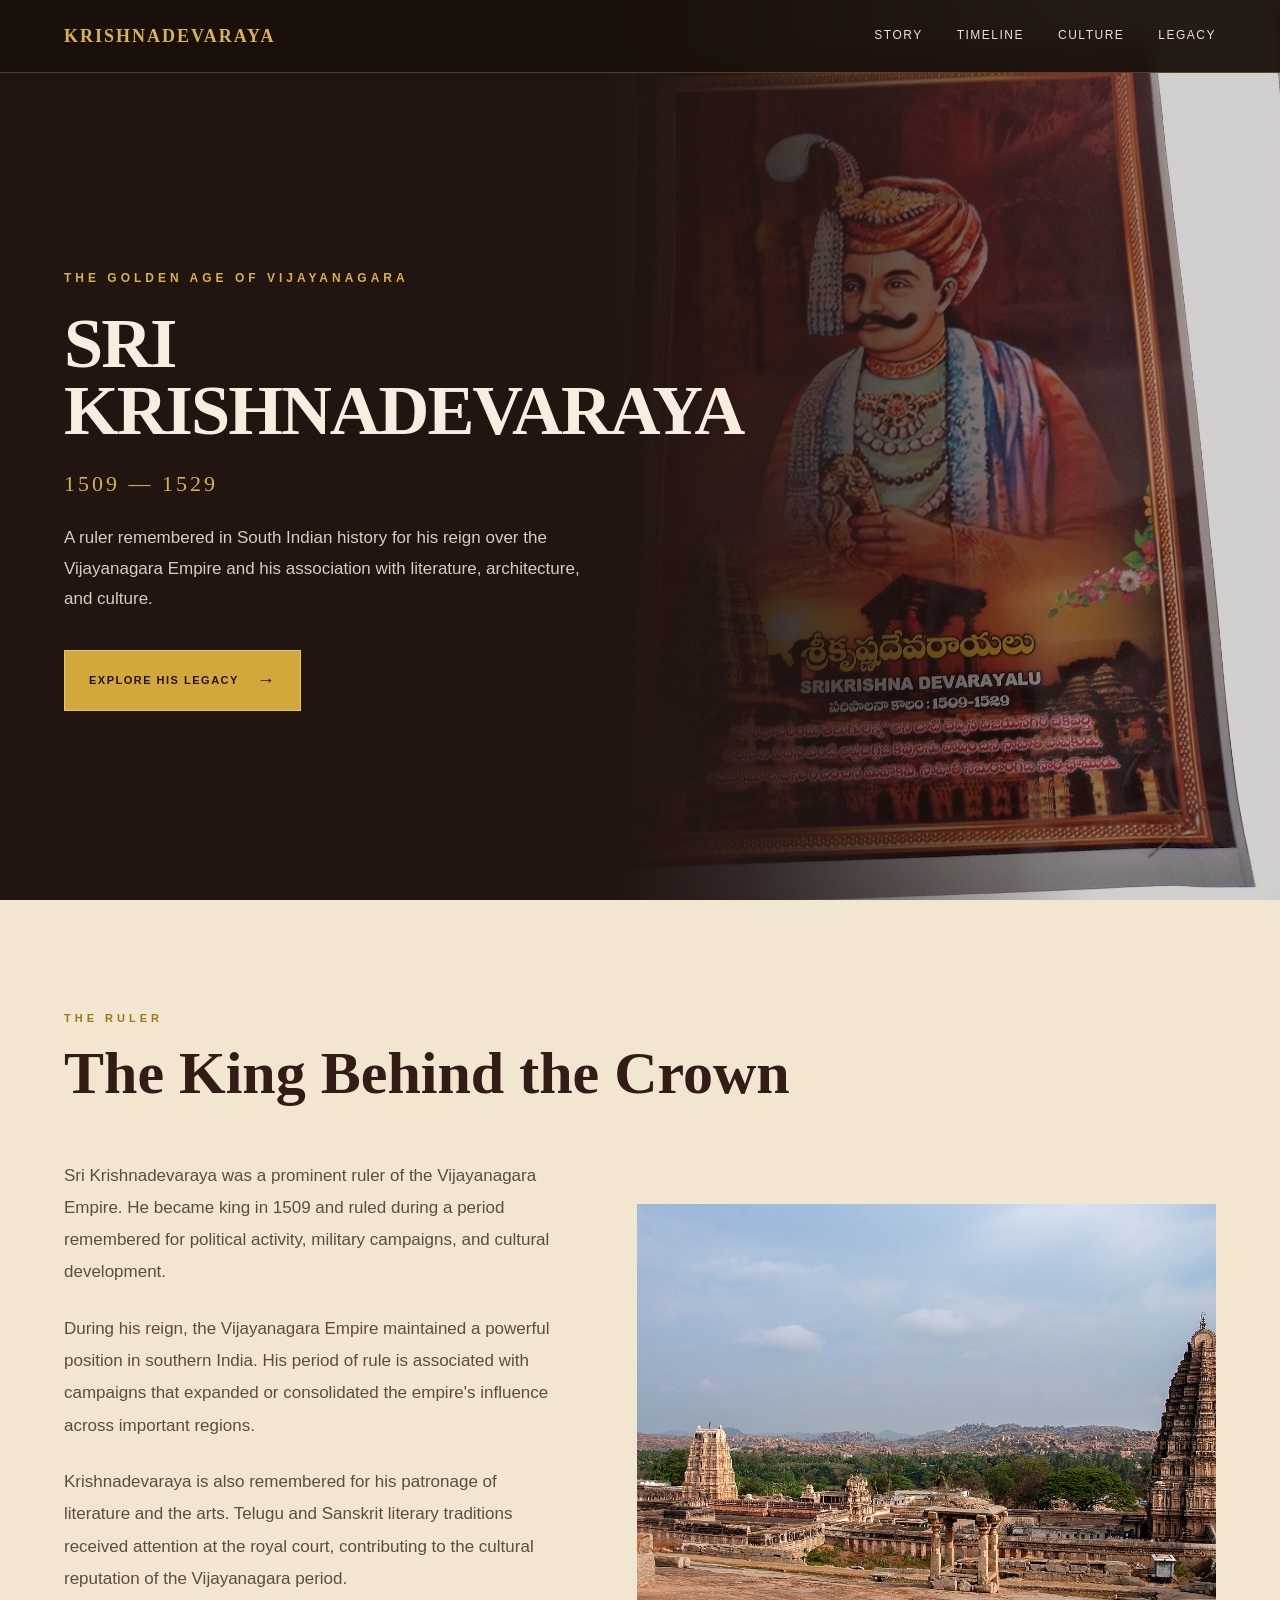
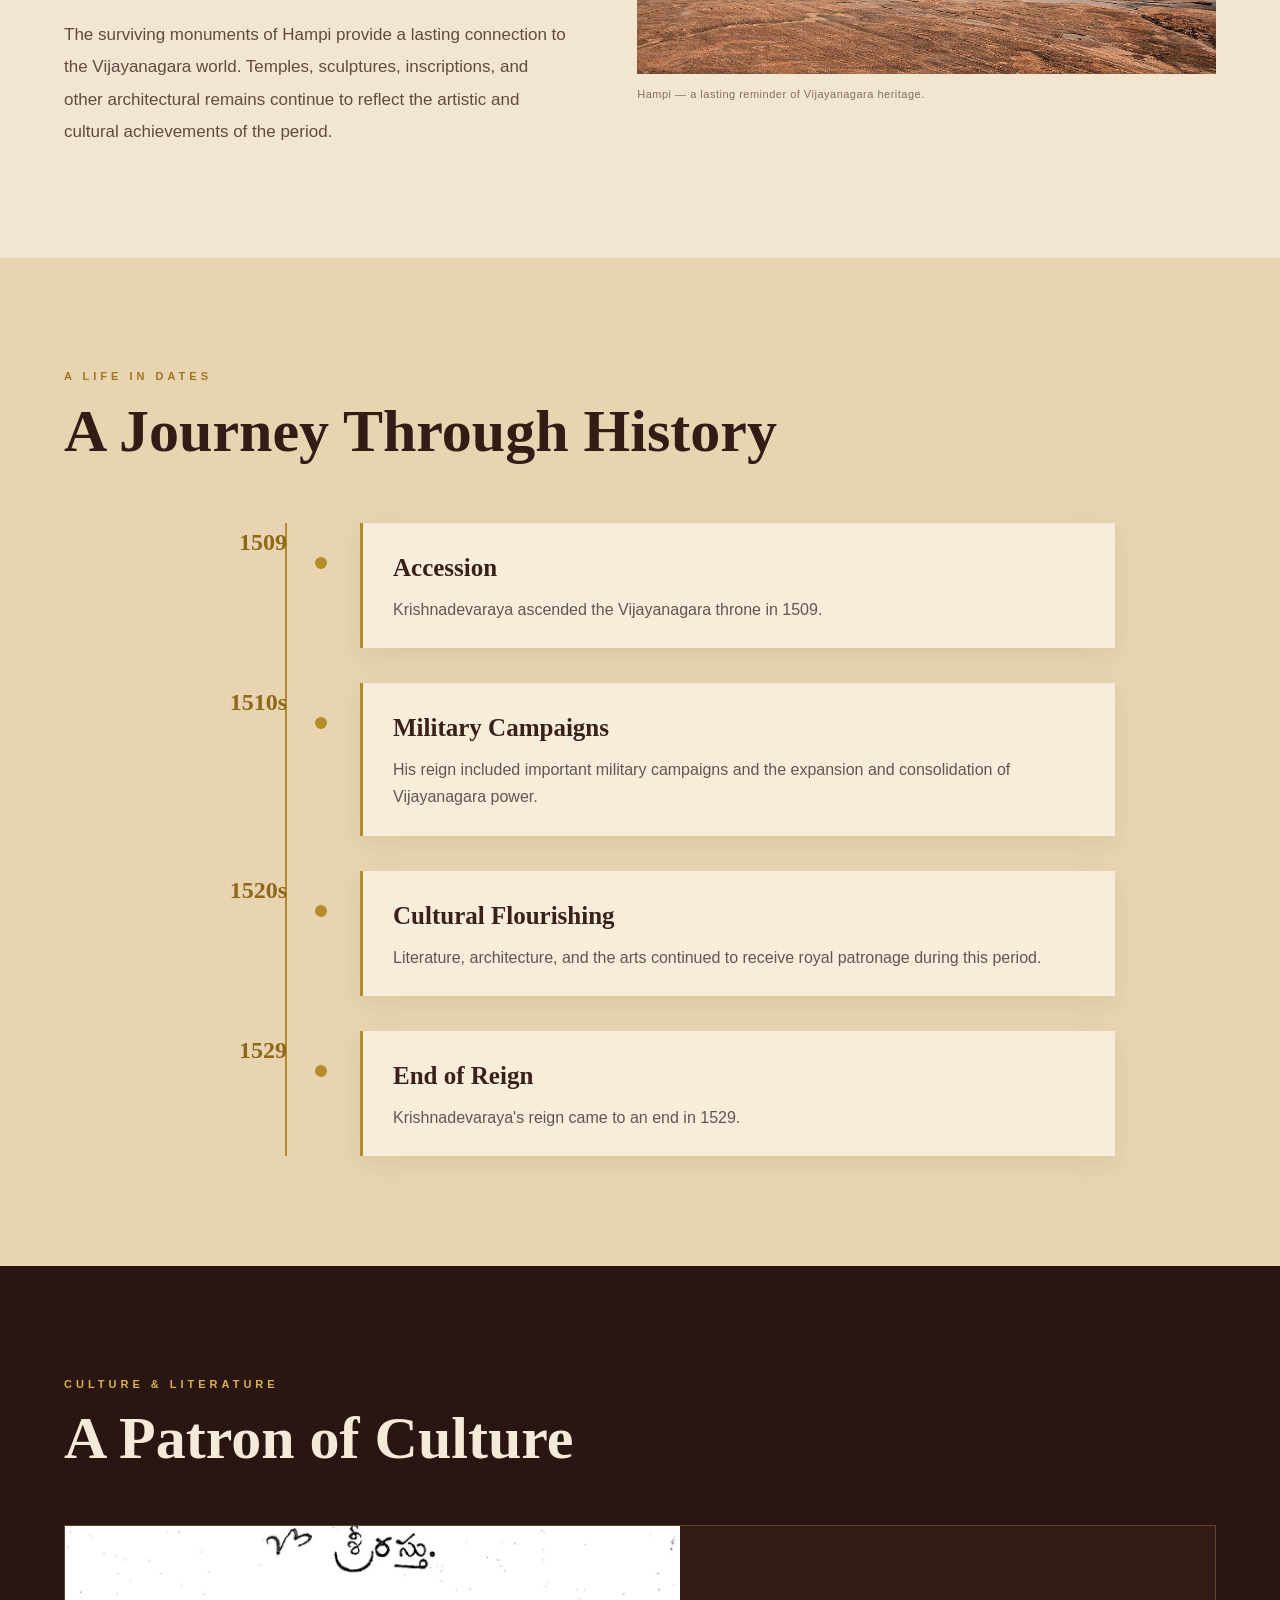
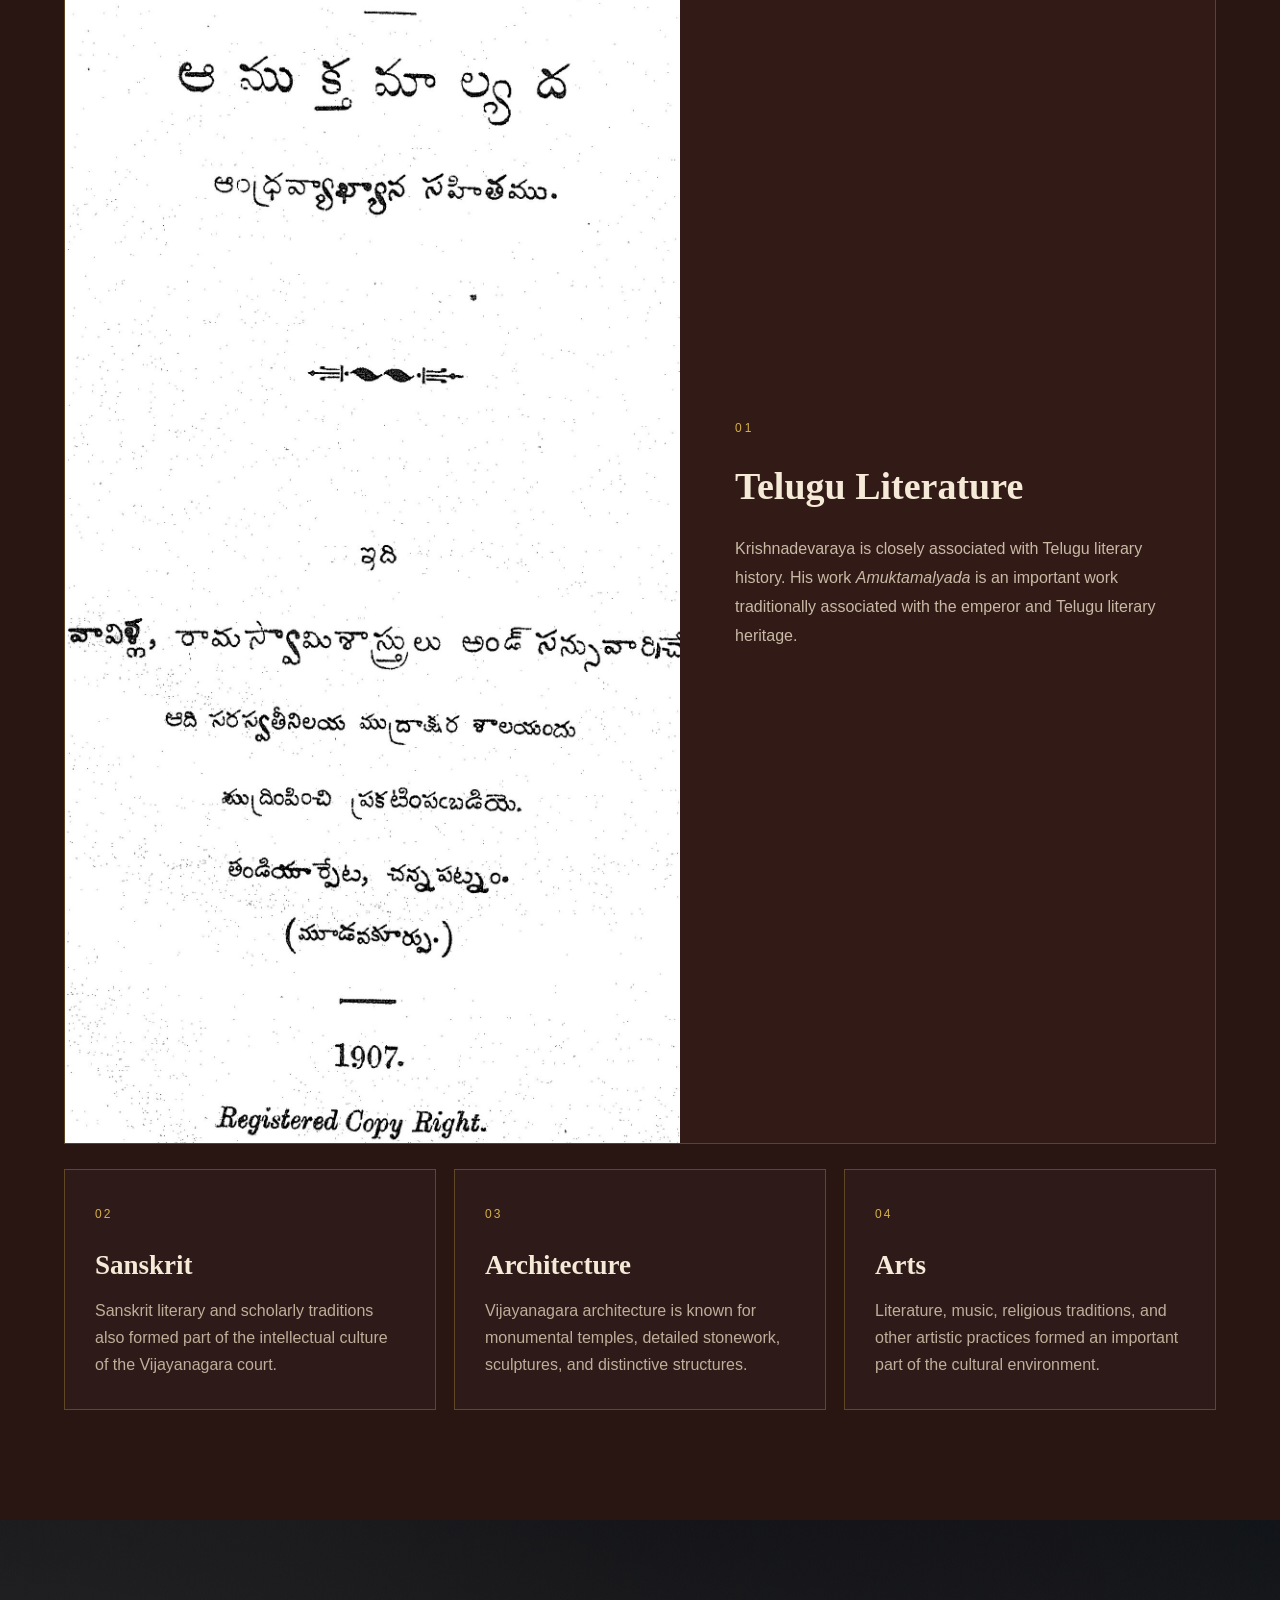
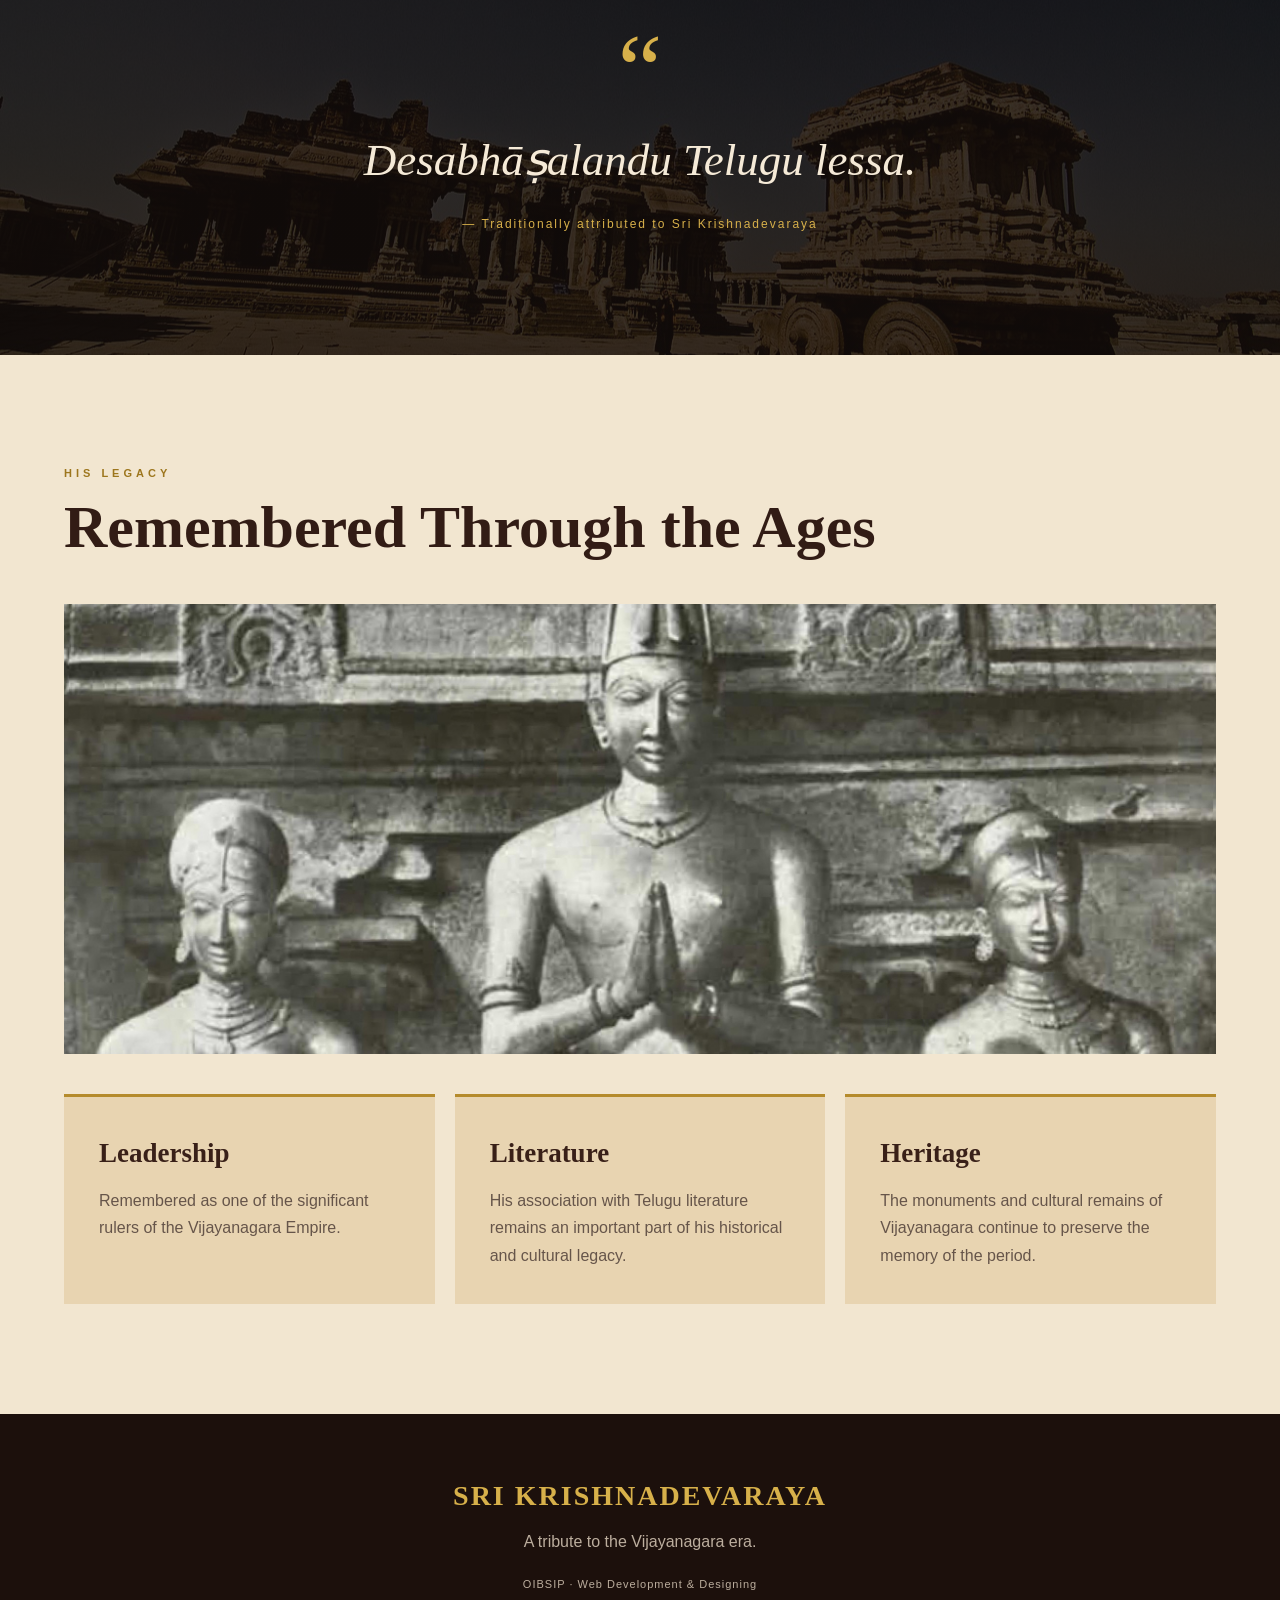
<file: WebDev-L2-Task2-TributePage/index.html>
<!DOCTYPE html>
<html lang="en">

<head>
    <meta charset="UTF-8">

    <meta name="viewport" content="width=device-width, initial-scale=1.0">

    <meta
        name="description"
        content="A tribute page dedicated to Sri Krishnadevaraya, his reign, literature, culture, and the Vijayanagara heritage."
    >

    <title>Sri Krishnadevaraya | Tribute</title>

    <link rel="stylesheet" href="style.css">
</head>

<body>

    <!-- ========================================
         NAVIGATION
    ========================================= -->

    <header class="site-header">

        <div class="container nav-container">

            <a href="#" class="logo">
                KRISHNADEVARAYA
            </a>

            <nav class="nav-links">

                <a href="#story">Story</a>

                <a href="#timeline">Timeline</a>

                <a href="#culture">Culture</a>

                <a href="#legacy">Legacy</a>

            </nav>

        </div>

    </header>


    <main>

        <!-- ========================================
             HERO
        ========================================= -->

        <section class="hero">

            <div class="hero-image">

                <img
                    src="assets/images/krishnadevaraya-portrait.jpg"
                    alt="Portrait of Sri Krishnadevaraya"
                >

            </div>


            <div class="hero-content container">

                <p class="hero-label">
                    THE GOLDEN AGE OF VIJAYANAGARA
                </p>

                <h1>
                    SRI<br>
                    KRISHNADEVARAYA
                </h1>

                <p class="hero-dates">
                    1509 — 1529
                </p>

                <p class="hero-description">
                    A ruler remembered in South Indian history for
                    his reign over the Vijayanagara Empire and his
                    association with literature, architecture, and culture.
                </p>

                <a href="#story" class="hero-button">
                    EXPLORE HIS LEGACY
                    <span>→</span>
                </a>

            </div>

        </section>


        <!-- ========================================
             STORY
        ========================================= -->

        <section id="story" class="story-section">

            <div class="container">

                <div class="story-heading">

                    <p class="section-label">
                        THE RULER
                    </p>

                    <h2>
                        The King Behind the Crown
                    </h2>

                </div>


                <div class="story-content">

                    <div class="story-text">

                        <p>
                            Sri Krishnadevaraya was a prominent ruler
                            of the Vijayanagara Empire. He became king
                            in 1509 and ruled during a period remembered
                            for political activity, military campaigns,
                            and cultural development.
                        </p>

                        <p>
                            During his reign, the Vijayanagara Empire
                            maintained a powerful position in southern
                            India. His period of rule is associated with
                            campaigns that expanded or consolidated the
                            empire's influence across important regions.
                        </p>

                        <p>
                            Krishnadevaraya is also remembered for his
                            patronage of literature and the arts.
                            Telugu and Sanskrit literary traditions
                            received attention at the royal court,
                            contributing to the cultural reputation
                            of the Vijayanagara period.
                        </p>

                        <p>
                            The surviving monuments of Hampi provide
                            a lasting connection to the Vijayanagara
                            world. Temples, sculptures, inscriptions,
                            and other architectural remains continue
                            to reflect the artistic and cultural
                            achievements of the period.
                        </p>

                    </div>


                    <figure class="story-image">

                        <img
                            src="assets/images/hampi-landscape.jpg"
                            alt="Vijayanagara ruins and landscape at Hampi"
                        >

                        <figcaption>
                            Hampi — a lasting reminder of Vijayanagara heritage.
                        </figcaption>

                    </figure>

                </div>

            </div>

        </section>


        <!-- ========================================
             TIMELINE
        ========================================= -->

        <section id="timeline" class="timeline-section">

            <div class="container">

                <div class="section-intro">

                    <p class="section-label">
                        A LIFE IN DATES
                    </p>

                    <h2>
                        A Journey Through History
                    </h2>

                </div>


                <div class="timeline">

                    <article class="timeline-item">

                        <span class="timeline-year">
                            1509
                        </span>

                        <div class="timeline-content">

                            <h3>
                                Accession
                            </h3>

                            <p>
                                Krishnadevaraya ascended the
                                Vijayanagara throne in 1509.
                            </p>

                        </div>

                    </article>


                    <article class="timeline-item">

                        <span class="timeline-year">
                            1510s
                        </span>

                        <div class="timeline-content">

                            <h3>
                                Military Campaigns
                            </h3>

                            <p>
                                His reign included important military
                                campaigns and the expansion and
                                consolidation of Vijayanagara power.
                            </p>

                        </div>

                    </article>


                    <article class="timeline-item">

                        <span class="timeline-year">
                            1520s
                        </span>

                        <div class="timeline-content">

                            <h3>
                                Cultural Flourishing
                            </h3>

                            <p>
                                Literature, architecture, and the arts
                                continued to receive royal patronage
                                during this period.
                            </p>

                        </div>

                    </article>


                    <article class="timeline-item">

                        <span class="timeline-year">
                            1529
                        </span>

                        <div class="timeline-content">

                            <h3>
                                End of Reign
                            </h3>

                            <p>
                                Krishnadevaraya's reign came to an
                                end in 1529.
                            </p>

                        </div>

                    </article>

                </div>

            </div>

        </section>


        <!-- ========================================
             CULTURE & LITERATURE
        ========================================= -->

        <section id="culture" class="culture-section">

            <div class="container">

                <div class="culture-heading">

                    <p class="section-label">
                        CULTURE & LITERATURE
                    </p>

                    <h2>
                        A Patron of Culture
                    </h2>

                </div>


                <div class="culture-feature">

                    <div class="culture-image">

                        <img
                            src="assets/images/amuktamalyada.jpg"
                            alt="Amuktamalyada associated with Sri Krishnadevaraya"
                        >

                    </div>


                    <div class="culture-text">

                        <p class="culture-number">
                            01
                        </p>

                        <h3>
                            Telugu Literature
                        </h3>

                        <p>
                            Krishnadevaraya is closely associated with
                            Telugu literary history. His work
                            <em>Amuktamalyada</em> is an important work
                            traditionally associated with the emperor
                            and Telugu literary heritage.
                        </p>

                    </div>

                </div>


                <div class="culture-grid">

                    <article class="culture-card">

                        <span>02</span>

                        <h3>
                            Sanskrit
                        </h3>

                        <p>
                            Sanskrit literary and scholarly traditions
                            also formed part of the intellectual culture
                            of the Vijayanagara court.
                        </p>

                    </article>


                    <article class="culture-card">

                        <span>03</span>

                        <h3>
                            Architecture
                        </h3>

                        <p>
                            Vijayanagara architecture is known for
                            monumental temples, detailed stonework,
                            sculptures, and distinctive structures.
                        </p>

                    </article>


                    <article class="culture-card">

                        <span>04</span>

                        <h3>
                            Arts
                        </h3>

                        <p>
                            Literature, music, religious traditions,
                            and other artistic practices formed an
                            important part of the cultural environment.
                        </p>

                    </article>

                </div>

            </div>

        </section>


        <!-- ========================================
             QUOTE
        ========================================= -->

        <section class="quote-section">

            <div class="container quote-container">

                <span class="quote-mark">
                    “
                </span>

                <blockquote>
                    Desabhāṣalandu Telugu lessa.
                </blockquote>

                <p>
                    — Traditionally attributed to Sri Krishnadevaraya
                </p>

            </div>

        </section>


        <!-- ========================================
             LEGACY
        ========================================= -->

        <section id="legacy" class="legacy-section">

            <div class="container">

                <div class="legacy-heading">

                    <p class="section-label">
                        HIS LEGACY
                    </p>

                    <h2>
                        Remembered Through the Ages
                    </h2>

                </div>


                <div class="legacy-image">

                    <img
                        src="assets/images/krishnadevaraya-statue.jpg"
                        alt="Statue of Sri Krishnadevaraya"
                    >

                </div>


                <div class="legacy-grid">

                    <article class="legacy-card">

                        <h3>
                            Leadership
                        </h3>

                        <p>
                            Remembered as one of the significant rulers
                            of the Vijayanagara Empire.
                        </p>

                    </article>


                    <article class="legacy-card">

                        <h3>
                            Literature
                        </h3>

                        <p>
                            His association with Telugu literature
                            remains an important part of his historical
                            and cultural legacy.
                        </p>

                    </article>


                    <article class="legacy-card">

                        <h3>
                            Heritage
                        </h3>

                        <p>
                            The monuments and cultural remains of
                            Vijayanagara continue to preserve the
                            memory of the period.
                        </p>

                    </article>

                </div>

            </div>

        </section>

    </main>


    <!-- ========================================
         FOOTER
    ========================================= -->

    <footer class="site-footer">

        <div class="container">

            <h2>
                SRI KRISHNADEVARAYA
            </h2>

            <p>
                A tribute to the Vijayanagara era.
            </p>

            <p class="footer-credit">
                OIBSIP · Web Development & Designing
            </p>

        </div>

    </footer>


</body>

</html>
</file>
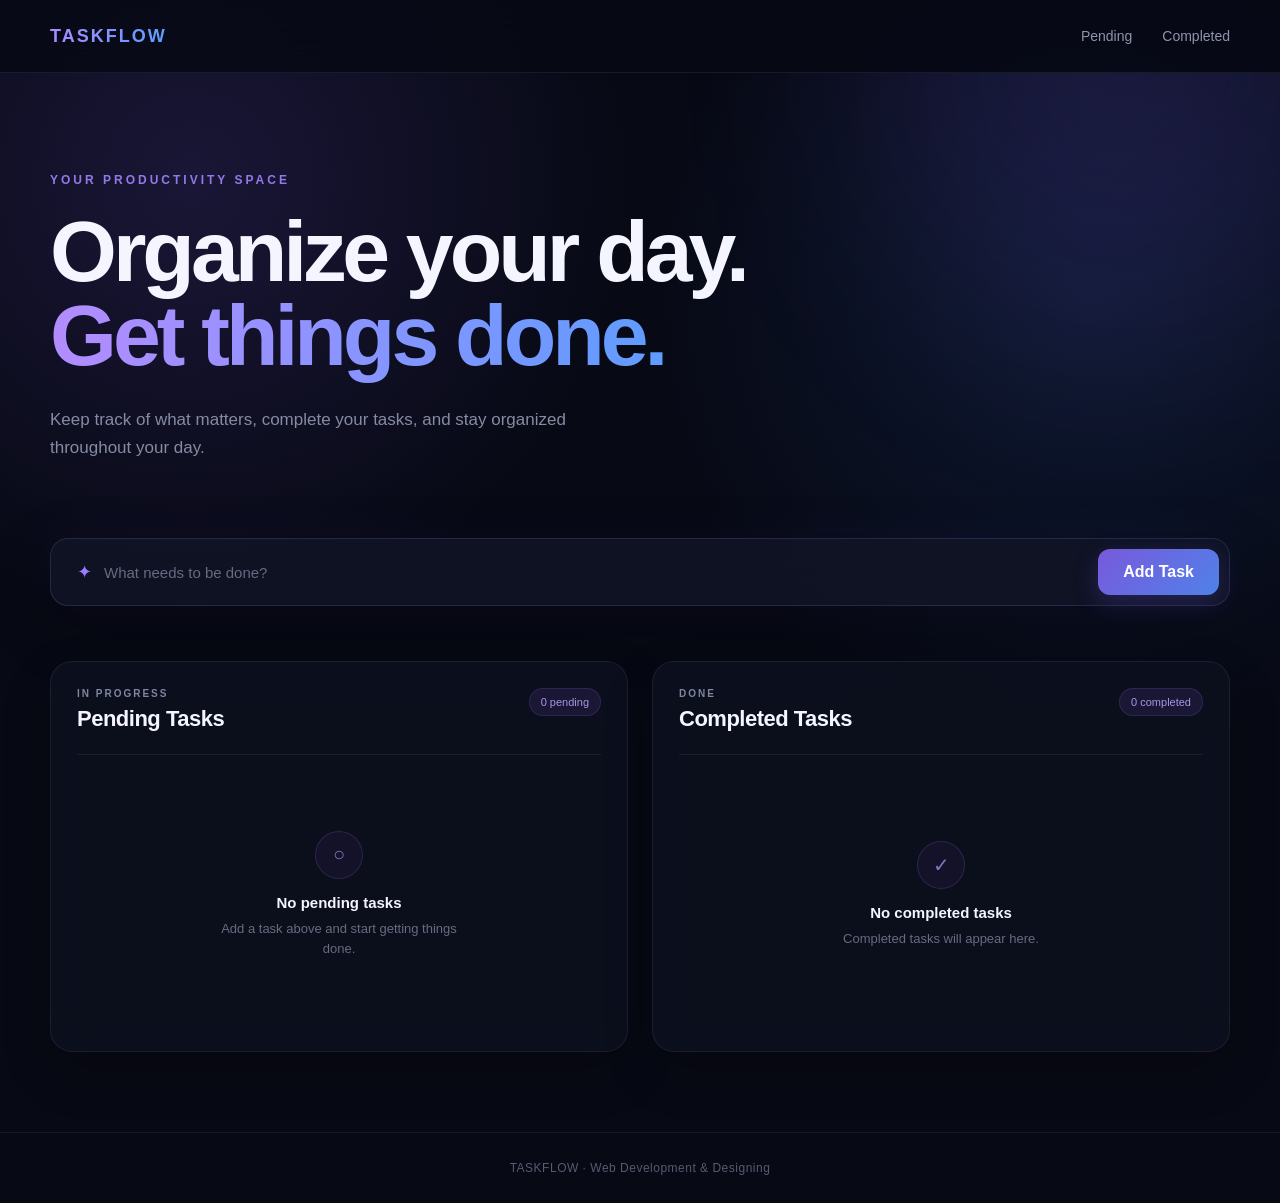
<file: WebDev-L2-Task3-ToDoApp/index.html>
<!DOCTYPE html>
<html lang="en">

<head>
    <meta charset="UTF-8">
    <meta name="viewport" content="width=device-width, initial-scale=1.0">

    <meta
        name="description"
        content="A premium task management application for organizing pending and completed tasks."
    >

    <title>Task Manager | To-Do App</title>

    <link rel="stylesheet" href="style.css">
</head>

<body>

    <header class="site-header">
        <div class="container nav-container">

            <a href="#" class="logo">TASKFLOW</a>

            <nav class="nav-links">
                <a href="#pending">Pending</a>
                <a href="#completed">Completed</a>
            </nav>

        </div>
    </header>


    <main>

        <!-- Hero Section -->
        <section class="hero">
            <div class="container hero-content">

                <p class="hero-label">YOUR PRODUCTIVITY SPACE</p>

                <h1>
                    Organize your day.<br>
                    <span>Get things done.</span>
                </h1>

                <p class="hero-description">
                    Keep track of what matters, complete your tasks,
                    and stay organized throughout your day.
                </p>

            </div>
        </section>


        <!-- Add Task Section -->
        <section class="task-input-section">

            <div class="container">

                <div class="task-input-card">

                    <div class="input-wrapper">
                        <span class="input-icon">✦</span>

                        <input
                            type="text"
                            id="task-input"
                            placeholder="What needs to be done?"
                            autocomplete="off"
                        >
                    </div>

                    <button id="add-task-btn" type="button">
                        Add Task
                    </button>

                </div>

            </div>

        </section>


        <!-- Task Lists -->
        <section class="tasks-section">

            <div class="container tasks-grid">


                <!-- Pending Tasks -->
                <section id="pending" class="task-panel">

                    <div class="panel-header">

                        <div>
                            <p class="panel-label">IN PROGRESS</p>
                            <h2>Pending Tasks</h2>
                        </div>

                        <span id="pending-count" class="task-count">
                            0 pending
                        </span>

                    </div>


                    <div id="pending-list" class="task-list">

                        <div class="empty-state">
                            <span class="empty-icon">○</span>

                            <h3>No pending tasks</h3>

                            <p>
                                Add a task above and start getting things done.
                            </p>
                        </div>

                    </div>

                </section>


                <!-- Completed Tasks -->
                <section id="completed" class="task-panel">

                    <div class="panel-header">

                        <div>
                            <p class="panel-label">DONE</p>
                            <h2>Completed Tasks</h2>
                        </div>

                        <span id="completed-count" class="task-count">
                            0 completed
                        </span>

                    </div>


                    <div id="completed-list" class="task-list">

                        <div class="empty-state">
                            <span class="empty-icon">✓</span>

                            <h3>No completed tasks</h3>

                            <p>
                                Completed tasks will appear here.
                            </p>
                        </div>

                    </div>

                </section>

            </div>

        </section>

    </main>


    <footer class="site-footer">

        <div class="container">

            <p>
                TASKFLOW · Web Development & Designing
            </p>

        </div>

    </footer>


    <script src="script.js"></script>

</body>

</html>
</file>
<file: WbeDev-L1-Task3-TemperatureConverter/style.css>
@import url('https://fonts.googleapis.com/css2?family=Inter:wght@400;500;600;700;800&display=swap');

:root {
    --bg: #050812;
    --surface: rgba(12, 20, 38, 0.82);
    --surface-light: rgba(18, 31, 55, 0.72);

    --cyan: #45e8ff;
    --cyan-soft: #19bde0;
    --purple: #9b6cff;
    --pink: #ed5cf5;

    --text: #f4f8ff;
    --muted: #9aaac4;
    --error: #ff6b91;

    --border: rgba(69, 232, 255, 0.35);

    --shadow:
        0 0 30px rgba(69, 232, 255, 0.08),
        0 20px 60px rgba(0, 0, 0, 0.35);
}

* {
    box-sizing: border-box;
    margin: 0;
    padding: 0;
}

html {
    scroll-behavior: smooth;
}

body {
    min-height: 100vh;
    font-family: "Inter", sans-serif;
    color: var(--text);

    background:
        radial-gradient(circle at 15% 20%, rgba(69, 232, 255, 0.12), transparent 28%),
        radial-gradient(circle at 85% 15%, rgba(155, 108, 255, 0.15), transparent 30%),
        radial-gradient(circle at 50% 90%, rgba(237, 92, 245, 0.08), transparent 28%),
        var(--bg);

    display: flex;
    flex-direction: column;
    align-items: center;
    padding: 50px 20px 25px;
}

/* Main container */

.converter {
    width: min(100%, 1050px);
    padding: 42px;
    border: 1px solid rgba(69, 232, 255, 0.3);
    border-radius: 28px;

    background:
        linear-gradient(
            145deg,
            rgba(15, 27, 48, 0.92),
            rgba(6, 12, 25, 0.94)
        );

    box-shadow: var(--shadow);
    backdrop-filter: blur(18px);

    position: relative;
    overflow: hidden;
}

.converter::before {
    content: "";
    position: absolute;
    width: 350px;
    height: 350px;
    border-radius: 50%;

    background: rgba(69, 232, 255, 0.08);
    filter: blur(80px);

    top: -180px;
    right: -120px;

    pointer-events: none;
}

/* Header */

.converter-header {
    text-align: center;
    margin-bottom: 38px;
    position: relative;
}

.eyebrow {
    color: var(--cyan);
    font-size: 0.72rem;
    font-weight: 700;
    letter-spacing: 0.2em;
    margin-bottom: 12px;
}

.converter-header h1 {
    font-size: clamp(2rem, 5vw, 3.6rem);
    line-height: 1.1;
    font-weight: 800;

    background: linear-gradient(
        90deg,
        var(--cyan),
        #ffffff,
        var(--purple)
    );

    -webkit-background-clip: text;
    background-clip: text;
    color: transparent;

    text-shadow: 0 0 30px rgba(69, 232, 255, 0.15);
}

.converter-header > p:last-child {
    color: var(--muted);
    margin-top: 14px;
    font-size: 0.95rem;
}

/* Input panel */

.input-panel {
    padding: 28px;
    border: 1px solid var(--border);
    border-radius: 20px;

    background: rgba(10, 20, 38, 0.72);

    box-shadow:
        inset 0 0 25px rgba(69, 232, 255, 0.035),
        0 0 25px rgba(69, 232, 255, 0.04);

    position: relative;
    z-index: 1;
}

.input-group {
    margin-bottom: 22px;
}

.input-group label {
    display: block;
    margin-bottom: 9px;

    color: #dce9ff;
    font-size: 0.86rem;
    font-weight: 600;
    letter-spacing: 0.03em;
}

.input-group input,
.input-group select {
    width: 100%;
    height: 58px;

    border: 1px solid rgba(69, 232, 255, 0.38);
    border-radius: 12px;

    background: rgba(3, 10, 22, 0.82);
    color: var(--text);

    padding: 0 17px;

    font: inherit;
    font-size: 1rem;

    outline: none;

    transition:
        border-color 180ms ease,
        box-shadow 180ms ease,
        transform 180ms ease;
}

.input-group input {
    font-size: 1.25rem;
    font-weight: 600;
}

.input-group input::placeholder {
    color: #667894;
}

.input-group input:focus,
.input-group select:focus {
    border-color: var(--cyan);

    box-shadow:
        0 0 0 3px rgba(69, 232, 255, 0.08),
        0 0 22px rgba(69, 232, 255, 0.12);
}

.input-group select {
    cursor: pointer;
}

.input-group select option {
    background: #0b1426;
    color: white;
}

/* Convert button */

#convertBtn {
    width: 100%;
    height: 56px;

    border: 1px solid rgba(69, 232, 255, 0.8);
    border-radius: 12px;

    background:
        linear-gradient(
            100deg,
            rgba(69, 232, 255, 0.2),
            rgba(155, 108, 255, 0.22)
        );

    color: white;

    font: inherit;
    font-weight: 700;
    letter-spacing: 0.04em;

    cursor: pointer;

    box-shadow:
        0 0 20px rgba(69, 232, 255, 0.12);

    transition:
        transform 180ms ease,
        box-shadow 180ms ease,
        background 180ms ease;
}

#convertBtn:hover {
    transform: translateY(-2px);

    background:
        linear-gradient(
            100deg,
            rgba(69, 232, 255, 0.32),
            rgba(155, 108, 255, 0.32)
        );

    box-shadow:
        0 0 30px rgba(69, 232, 255, 0.22),
        0 0 45px rgba(155, 108, 255, 0.1);
}

#convertBtn:active {
    transform: translateY(0);
}

/* Error */

.error-message {
    min-height: 22px;
    margin-top: 14px;

    color: var(--error);

    font-size: 0.85rem;
    font-weight: 600;

    text-align: center;
}

/* Results */

.results-section {
    margin-top: 48px;
    position: relative;
    z-index: 1;
}

.section-heading {
    text-align: center;
    margin-bottom: 24px;
}

.section-heading h2 {
    font-size: clamp(1.3rem, 3vw, 1.8rem);
    font-weight: 700;
}

/* Result grid */

.results-grid {
    display: grid;
    grid-template-columns: repeat(3, 1fr);
    gap: 20px;
}

/* Result cards */

.result-card {
    min-height: 245px;

    padding: 28px 20px;

    border: 1px solid rgba(69, 232, 255, 0.28);
    border-radius: 20px;

    background:
        linear-gradient(
            145deg,
            rgba(18, 35, 59, 0.82),
            rgba(6, 14, 28, 0.88)
        );

    display: flex;
    flex-direction: column;
    align-items: center;
    justify-content: center;

    text-align: center;

    position: relative;
    overflow: hidden;

    transition:
        transform 200ms ease,
        border-color 200ms ease,
        box-shadow 200ms ease;
}

.result-card::before {
    content: "";
    position: absolute;

    width: 130px;
    height: 130px;

    border-radius: 50%;

    filter: blur(45px);

    top: -55px;
    right: -45px;

    opacity: 0.35;
}

.result-card:hover {
    transform: translateY(-5px);
    border-color: var(--cyan);

    box-shadow:
        0 0 28px rgba(69, 232, 255, 0.12);
}

/* Card colors */

.celsius-card {
    border-color: rgba(69, 232, 255, 0.35);
}

.celsius-card::before {
    background: var(--cyan);
}

.fahrenheit-card {
    border-color: rgba(237, 92, 245, 0.35);
}

.fahrenheit-card::before {
    background: var(--pink);
}

.kelvin-card {
    border-color: rgba(155, 108, 255, 0.35);
}

.kelvin-card::before {
    background: var(--purple);
}

/* Result icons */

.result-icon {
    width: 52px;
    height: 52px;

    display: grid;
    place-items: center;

    border: 1px solid rgba(69, 232, 255, 0.4);
    border-radius: 50%;

    color: var(--cyan);
    font-size: 1.5rem;

    background: rgba(69, 232, 255, 0.06);

    box-shadow:
        0 0 20px rgba(69, 232, 255, 0.12);

    margin-bottom: 20px;
}

.fahrenheit-card .result-icon {
    color: var(--pink);
    border-color: rgba(237, 92, 245, 0.45);
    background: rgba(237, 92, 245, 0.06);
}

.kelvin-card .result-icon {
    color: var(--purple);
    border-color: rgba(155, 108, 255, 0.45);
    background: rgba(155, 108, 255, 0.06);
}

/* Result number */

.result-value {
    display: flex;
    align-items: baseline;
    gap: 5px;

    margin-bottom: 10px;
}

.result-value span {
    font-size: clamp(2rem, 5vw, 3rem);
    font-weight: 800;
    letter-spacing: -0.04em;
}

.result-value small {
    color: var(--cyan);
    font-size: 1rem;
    font-weight: 700;
}

.fahrenheit-card .result-value small {
    color: var(--pink);
}

.kelvin-card .result-value small {
    color: var(--purple);
}

.result-card > p {
    color: var(--muted);
    font-size: 0.82rem;
    text-transform: uppercase;
    letter-spacing: 0.15em;
    font-weight: 600;
}

/* Footer */

footer {
    margin-top: 25px;
    color: #65738b;
    font-size: 0.75rem;
    text-align: center;
}

/* Responsive */

@media (max-width: 760px) {

    body {
        padding: 25px 14px 20px;
    }

    .converter {
        padding: 28px 20px;
        border-radius: 22px;
    }

    .input-panel {
        padding: 20px;
    }

    .results-grid {
        grid-template-columns: 1fr;
    }

    .result-card {
        min-height: 210px;
    }
}

@media (max-width: 450px) {

    .converter {
        padding: 24px 14px;
    }

    .converter-header h1 {
        font-size: 2rem;
    }

    .input-panel {
        padding: 17px;
    }

    .input-group input,
    .input-group select {
        height: 54px;
    }

    #convertBtn {
        height: 54px;
    }
}
</file>
<file: WebDev-L1-Task1-LandingPage/style.css>
/* ===== Global Styles ===== */

* {
    box-sizing: border-box;
    border: 0;
    margin: 0;
}

:root {
   --primary-color: #1a73e8;
    --secondary-color: #34a853;
    --accent-color: #fbbc05;
    --highlight-color: #ea4335;

    --text-color: #202124;
    --background-color: #ffffff;
}


body {
    font-family: Arial, sans-serif;
    color: var(--text-color);
    background-color: var(--background-color);
    line-height: 1.6;
}

.logo-blue {
    color: var(--primary-color);
}

.logo-red {
    color: var(--highlight-color);
}

.logo-yellow {
    color: var(--accent-color);
}

.logo-green {
    color: var(--secondary-color);
}

/* ===== Navigation Bar ===== */

header {
    position: sticky;
    top: 0;
    z-index: 1000;

    background-color: rgba(255, 255, 255, 0.95);
    border-bottom: 1px solid #e0e0e0;
    box-shadow: 0 4px 15px rgba(0, 0, 0, 0.06);
   
    transition: background-color 0.3s ease;

}

header:hover {
    background-color: #e8f0fe;
}

header:hover nav a {
    color: var(--primary-color);
}

nav {
    display: flex;
    justify-content: space-between;
    align-items: center;
    padding: 20px 50px;
}

nav a {
    position: relative;
    text-decoration: none;
    font-size: 16px;
    color: var(--text-color);
    transition: color 0.3s ease;
}
nav a:hover {
    color: var(--primary-color);
}

nav a::after {
    content: "";

    position: absolute;
    left: 50%;
    bottom: -8px;

    width: 0;
    height: 3px;

    background-color: var(--primary-color);
    border-radius: 10px;

    transform: translateX(-50%);
    transition: width 0.25s ease;
}

nav a:hover::after {
    width: 100%;
}

nav ul {
    display: flex;
    list-style: none;
    gap: 30px;
}

nav h1 {
    font-size: 2rem;
    font-weight: 600;
    letter-spacing: -1px;
}

/* ===== Hero / Home Section ===== */

#hero {
    min-height: 72vh;
    padding: 80px 50px;

    display: flex;
    align-items: center;
    justify-content: space-between;

    background: linear-gradient(135deg, #ffffff, #f8f9fa);
}

.hero-content {
    max-width: 550px;
}

.hero-content h2 {
    font-size: 3.5rem;
    line-height: 1.1;
    margin-bottom: 20px;
}

.hero-content p {
    font-size: 1.15rem;
    line-height: 1.7;
    margin-bottom: 30px;
    color: #5f6368;
}

.hero-content button {
    padding: 12px 24px;
    border: none;
    border-radius: 6px;
    background-color: var(--primary-color);
    color: white;
    font-size: 16px;
    cursor: pointer;

    transition: transform 0.3s ease, box-shadow 0.3s ease;
}

.hero-button {
    display: inline-block;
    padding: 12px 24px;
    border-radius: 6px;
    background-color: var(--primary-color);
    color: white;
    font-size: 16px;
    text-decoration: none;
    transition: transform 0.3s ease, box-shadow 0.3s ease;
}

.hero-button:hover {
    transform: translateY(-3px);
    box-shadow: 0 6px 15px rgba(0, 0, 0, 0.15);
}

.hero-content button:hover {
    transform: translateY(-3px);
    box-shadow: 0 6px 15px rgba(0, 0, 0, 0.15);
}

.hero-content button:hover {
    background-color: var(--highlight-color);
}


.hero-visual {
    width: 400px;
    height: 300px;

    display: flex;
    align-items: center;
    justify-content: center;

    position: relative;
}

.hero-visual::before {
    content: "";
    position: absolute;
    width: 280px;
    height: 280px;
    border-radius: 50%;
    background: linear-gradient(
        135deg,
        rgba(26, 115, 232, 0.12),
        rgba(52, 168, 83, 0.10),
        rgba(251, 188, 5, 0.10),
        rgba(234, 67, 53, 0.10)
    );
    filter: blur(25px);
    z-index: 0;
}

.ecosystem-card {
    width: 360px;
    padding: 35px;


    background-color: #f8f9fa;
    border-radius: 24px;

    box-shadow: 0 12px 35px rgba(0, 0, 0, 0.1);

    border-top: 5px solid var(--primary-color);

    transition: transform 0.3s ease;

    position: relative;
    z-index: 1;
}

.ecosystem-card:hover {
    transform: translateY(-8px);
}

.ecosystem-card h3 {
    text-align: center;
    font-size: 1.5rem;
    margin-bottom: 30px;
}

.ecosystem-items {
    display: grid;
    grid-template-columns: repeat(2, 1fr);
    gap: 15px;
}

.ecosystem-item {
    display: flex;
    align-items: flex-start;
    gap: 10px;
    padding: 15px;
    background-color: white;
    border-radius: 12px;
    transition: transform 0.3s ease;
}

.ecosystem-item > div {
    align-self: flex-start;
}

.ecosystem-item strong {
    display: block;
    font-size: 1rem;
    margin-bottom: 4px;
}

.ecosystem-item p {
    font-size: 0.9rem;
    color: #5f6368;
}

.color-dot {
    width: 12px;
    height: 12px;
    border-radius: 50%;
    display: inline-block;
}

.blue {
    background-color: var(--primary-color);
}

.red {
    background-color: var(--highlight-color);
}

.yellow {
    background-color: var(--accent-color);
}

.green {
    background-color: var(--secondary-color);
}

.ecosystem-item {
    display: flex;
    align-items: center;
    gap: 10px;
    padding: 15px;
    background-color: white;
    border-radius: 12px;
    transition: transform 0.3s ease;
}

.ecosystem-item:hover {
    transform: translateY(-3px);
}




#products {
    padding: 80px 50px;
}

#products > h2 {
    text-align: center;
    font-size: 2.2rem;
    margin-bottom: 40px;
}

.products-grid {
    display: grid;
    grid-template-columns: repeat(2, 1fr);
    gap: 30px;
}

.product-card {
    padding: 35px;
    border-radius: 15px;
    background-color: #f8f9fa;
    border: 1px solid #e0e0e0;
    box-shadow: 0 5px 20px rgba(0, 0, 0, 0.08);
    display: flex;
    align-items: center;
    justify-content: space-between;
    gap: 40px;
    transition: transform 0.3s ease, box-shadow 0.3s ease;
}

.product-card img {
    width: 40%;
    height: 260px;
    object-fit: contain;
    display: block;
}


.product-card h3 {
    font-size: 1.5rem;
    margin-bottom: 12px;
    color: var(--text-color);
}

.product-card p {
    font-size: 1rem;
    line-height: 1.7;
    color: #5f6368;
}

.product-specs {
    display: grid;
    grid-template-columns: repeat(2, 1fr);
    gap: 10px;
    margin-top: 20px;
    max-width: 600px;
}

.product-info {
    flex: 1;
}

.product-specs span {
    padding: 10px;
    background-color: #ffffff;
    border-radius: 8px;
    font-size: 0.9rem;
    color: #5f6368;
}

.product-link {
    display: inline-block;
    margin-top: 15px;
    color: var(--primary-color);
    text-decoration: none;
    font-weight: 600;
}

.product-link:hover {
    text-decoration: underline;
}

.product-card:hover {
    transform: translateY(-5px);
    box-shadow: 0 10px 25px rgba(0, 0, 0, 0.12);
}


section {
    scroll-margin-top: 130px;
}

#services {
    padding: 80px 50px;
}

#services > h2 {
    text-align: center;
    font-size: 2.2rem;
    margin-bottom: 40px;
}

.services-grid {
    display: grid;
    grid-template-columns: repeat(3, 1fr);
    gap: 25px;
}

.service-card {
    padding: 30px;
    border-radius: 12px;
    background-color: #f8f9fa;
    box-shadow: 0 5px 20px rgba(0, 0, 0, 0.08);
    transition: transform 0.3s ease, box-shadow 0.3s ease;
    border: 1px solid #e0e0e0;
    border-top: 4px solid var(--primary-color);
}

.service-card h3 {
    font-size: 1.3rem;
    margin-bottom: 10px;
}

.service-card p {
    font-size: 1rem;
    line-height: 1.7;
    color: #5f6368;
}
.service-card:hover {
    transform: translateY(-5px);
    box-shadow: 0 10px 25px rgba(0, 0, 0, 0.12);
}





#about {
    padding: 80px 50px;

    display: flex;
    align-items: center;
    justify-content: space-between;
    gap: 60px;
    border-top: 1px solid #e0e0e0;
    background-color: #f8f9fa;
}

.about-content {
    flex: 1;
    max-width: 650px;
}

.about-content h2 {
    font-size: 2.2rem;
    margin-bottom: 25px;
}

.about-card p {
    padding: 12px;
    margin-bottom: 5px;
    border-bottom: 1px solid #e0e0e0;
    font-size: 1rem;
}

.about-card p:last-child {
    border-bottom: none;
}

.about-visual {
    flex: 1;
    display: flex;
    justify-content: center;
}

.about-card {
    width: 300px;
    padding: 35px;

    text-align: center;
    border-radius: 18px;

    background-color: white;
    border-top: 5px solid var(--secondary-color);
    box-shadow: 0 8px 25px rgba(0, 0, 0, 0.08);
}

.about-card h3 {
    font-size: 1.5rem;
    margin-bottom: 20px;
}

.about-card p {
    padding: 10px;
    margin-bottom: 5px;
    border-bottom: 1px solid #e0e0e0;
}


.about-card:hover {
    transform: translateY(-6px);
    transition: transform 0.3s ease;
}




#cta {
    padding: 80px 50px;
    text-align: center;
    background-color: #f8f9fa;
    border-top: 1px solid #e0e0e0;
}

#cta h2 {
    font-size: 2.4rem;
    margin-bottom: 20px;
}

#cta p {
    max-width: 700px;
    margin: 0 auto 30px;
    font-size: 1.15rem;
}
#cta button {
    padding: 13px 30px;
    border: none;
    border-radius: 8px;
    background-color: var(--primary-color);
    color: white;
    font-size: 16px;
    cursor: pointer;
    transition: all 0.3s ease;
}

#cta button:hover {
    transform: translateY(-3px);
    box-shadow: 0 6px 15px rgba(0, 0, 0, 0.15);
}




footer {
    padding: 50px;
    background-color: #202124;
    color: white;
}

.footer-content {
    display: flex;
    justify-content: space-between;
    gap: 60px;
    max-width: 1200px;
    margin: 0 auto;
}

.footer-content h3 {
    font-size: 1.3rem;
    margin-bottom: 15px;
}

.footer-content p {
    max-width: 300px;
    line-height: 1.7;
    color: #bdc1c6;
}
.footer-content a {
    display: block;
    margin-bottom: 8px;
    color: #bdc1c6;
    text-decoration: none;
}

.footer-content a:hover {
    color: var(--accent-color);
}

.footer-bottom {
    margin-top: 40px;
    padding-top: 20px;
    text-align: center;
    border-top: 1px solid #5f6368;
    color: #9aa0a6;
}



/* ===== Responsive Design ===== */

@media (max-width: 768px) {

    /* Navigation */
    nav {
        flex-direction: column;
        gap: 15px;
        padding: 15px 20px;
    }

    nav ul {
        width: 100%;
        display: flex;
        justify-content: center;
        flex-wrap: wrap;
        gap: 10px 14px;
    }

    nav ul a {
        font-size: 14px;
    }


    /* Hero */
    #hero {
        min-height: auto;
        padding: 60px 20px;
        flex-direction: column;
        text-align: center;
        gap: 45px;
    }

    .hero-content {
        max-width: 100%;
    }

    .hero-content h2 {
        font-size: 2.5rem;
    }

    .hero-content p {
        font-size: 1rem;
    }

    .hero-visual {
        width: 100%;
        height: auto;
    }

    .ecosystem-card {
        width: 100%;
        max-width: 360px;
        padding: 25px;
    }

    .ecosystem-items {
        grid-template-columns: 1fr 1fr;
    }


    /* Products */
    #products {
        padding: 60px 20px;
    }

    .products-grid {
        grid-template-columns: 1fr;
        gap: 25px;
    }

    .product-card {
        padding: 25px;
        flex-direction: column;
        text-align: center;
        gap: 25px;
    }

    .product-info {
        width: 100%;
    }

    .product-card img {
        width: 70%;
        max-width: 250px;
        height: 220px;
    }

    .product-specs {
        grid-template-columns: 1fr 1fr;
    }


    /* Services */
    #services {
        padding: 60px 20px;
    }

    .services-grid {
        grid-template-columns: 1fr;
        gap: 20px;
    }

    .service-card {
        padding: 25px;
    }


    /* About */
    #about {
        padding: 60px 20px;
        flex-direction: column;
        text-align: center;
        gap: 40px;
    }

    .about-content {
        max-width: 100%;
    }

    .about-card {
        width: 100%;
        max-width: 300px;
    }


    /* CTA */
    #cta {
        padding: 60px 20px;
    }

    #cta h2 {
        font-size: 2rem;
    }

    #cta p {
        font-size: 1rem;
    }


    /* Footer */
    footer {
        padding: 40px 20px;
    }

    .footer-content {
        flex-direction: column;
        text-align: center;
        align-items: center;
        gap: 30px;
    }

    .footer-content p {
        max-width: 100%;
    }

}
</file>
<file: WebDev-L1-Task2-Portfolio/style.css>
:root {
  --ink: #E8ECF1;
  --muted: #8893A1;
  --accent: #3EC893;
  --canvas: #121418;
  --surface: #1A1D22;
  --surface-raised: #20242B;
  --line: #2C323B;
  --line-strong: #47505D;
  --on-accent: #0A0B0D;
  --page-max: 1200px;
  --page-side: max(1.25rem, calc((100vw - var(--page-max)) / 2));
  --display: "Space Grotesk", sans-serif;
  --editorial: "Lora", Georgia, serif;
  --body: "Inter", sans-serif;
  --mono: "IBM Plex Mono", monospace;
}

* {
  box-sizing: border-box;
}

html {
  scroll-behavior: smooth;
  scroll-padding-top: 6rem;
}

body {
  margin: 0;
  overflow-x: hidden;
  background: var(--canvas);
  color: var(--ink);
  font-family: var(--body);
  font-size: 0.92rem;
  line-height: 1.55;
}

body.menu-open {
  overflow: hidden;
}

a {
  color: inherit;
}

button,
a {
  -webkit-tap-highlight-color: transparent;
}

button:focus-visible,
a:focus-visible {
  outline: 2px solid var(--accent);
  outline-offset: 4px;
}

.sr-only {
  position: absolute;
  width: 1px;
  height: 1px;
  padding: 0;
  margin: -1px;
  overflow: hidden;
  clip: rect(0, 0, 0, 0);
  white-space: nowrap;
  border: 0;
}

.skip-link {
  position: fixed;
  z-index: 2000;
  top: -4rem;
  left: 1rem;
  padding: 0.7rem 1rem;
  background: var(--accent);
  color: var(--on-accent);
  font-family: var(--mono);
  font-size: 0.72rem;
  text-decoration: none;
}

.skip-link:focus {
  top: 1rem;
}

.site-header {
  position: fixed;
  z-index: 100;
  top: 0;
  left: 0;
  width: 100%;
  min-height: 4.75rem;
  display: grid;
  grid-template-columns: 1fr auto 1fr;
  align-items: center;
  gap: 1rem;
  padding: 0 var(--page-side);
  border-bottom: 1px solid transparent;
  background: rgba(18, 20, 24, 0.94);
  backdrop-filter: blur(12px);
  transition: border-color 180ms ease, background 180ms ease;
}

.site-header.is-scrolled {
  border-bottom-color: var(--line);
  background: rgba(18, 20, 24, 0.98);
}

.wordmark {
  width: fit-content;
  display: inline-flex;
  align-items: center;
  gap: 0.55rem;
  color: var(--ink);
  font-family: var(--mono);
  font-size: 0.73rem;
  font-weight: 500;
  letter-spacing: 0.04em;
  text-decoration: none;
}

.wordmark-mark {
  display: grid;
  width: 1.95rem;
  height: 1.95rem;
  place-items: center;
  border: 1px solid var(--line-strong);
  border-radius: 3px;
  color: var(--accent);
  font-family: var(--display);
  font-size: 0.78rem;
  font-weight: 700;
  letter-spacing: -0.04em;
}

.primary-nav {
  display: flex;
  align-items: center;
  gap: 1.35rem;
}

.primary-nav a,
.header-status {
  color: var(--muted);
  font-family: var(--mono);
  font-size: 0.7rem;
  letter-spacing: 0.04em;
  text-decoration: none;
  transition: color 160ms ease;
}

.primary-nav a:hover,
.primary-nav a.is-active,
.header-status:hover {
  color: var(--ink);
}

.header-status {
  justify-self: end;
  display: inline-flex;
  align-items: center;
  gap: 0.48rem;
}

.status-dot {
  display: inline-block;
  width: 0.48rem;
  height: 0.48rem;
  flex: 0 0 auto;
  border-radius: 50%;
  background: var(--accent);
}

.menu-toggle {
  display: none;
  width: 2.7rem;
  height: 2.7rem;
  padding: 0;
  border: 1px solid var(--line);
  border-radius: 3px;
  background: transparent;
  cursor: pointer;
}

.menu-toggle span:not(.sr-only) {
  display: block;
  width: 1.05rem;
  height: 1px;
  margin: 0.24rem auto;
  background: var(--ink);
  transition: transform 180ms ease, opacity 180ms ease;
}

.menu-toggle[aria-expanded="true"] span:nth-child(2) {
  transform: translateY(0.29rem) rotate(45deg);
}

.menu-toggle[aria-expanded="true"] span:nth-child(3) {
  transform: translateY(-0.29rem) rotate(-45deg);
}

.section-shell,
.contact-section {
  padding: 7.5rem var(--page-side);
}

.hero {
  position: relative;
  min-height: 100svh;
  display: grid;
  grid-template-columns: minmax(0, 1.35fr) minmax(18rem, 0.65fr);
  align-items: center;
  gap: clamp(2rem, 7vw, 8rem);
  overflow: hidden;
}

.hero-grid {
  position: absolute;
  z-index: -1;
  top: 8.3rem;
  right: var(--page-side);
  bottom: 5rem;
  left: var(--page-side);
  border: 1px solid rgba(71, 80, 93, 0.32);
  border-radius: 10px;
  pointer-events: none;
}

.hero-grid::before,
.hero-grid::after {
  position: absolute;
  content: "";
  background: rgba(71, 80, 93, 0.32);
}

.hero-grid::before {
  top: 0;
  bottom: 0;
  left: 62%;
  width: 1px;
}

.hero-grid::after {
  right: 0;
  bottom: 24%;
  left: 0;
  height: 1px;
}

.hero-copy {
  max-width: 53rem;
  padding-left: clamp(1.3rem, 3.5vw, 4rem);
}

.eyebrow,
.signal-index,
.project-meta,
.project-kicker,
.timeline-date,
.timeline-type,
.toolkit-grid p {
  margin: 0;
  color: var(--muted);
  font-family: var(--mono);
  font-size: 0.72rem;
  letter-spacing: 0.04em;
  line-height: 1.5;
}

.eyebrow {
  display: flex;
  align-items: center;
  gap: 0.65rem;
  margin-bottom: 1.45rem;
}

h1,
h2,
h3,
p {
  margin-top: 0;
}

h1,
h2,
h3 {
  font-family: var(--display);
  color: var(--ink);
}

h1 {
  max-width: 11.5ch;
  margin-bottom: 1.5rem;
  font-size: clamp(3rem, 6.3vw, 6.2rem);
  font-weight: 600;
  letter-spacing: -0.055em;
  line-height: 0.98;
}

h1 em {
  color: var(--ink);
  font-family: var(--editorial);
  font-style: italic;
  font-weight: 400;
  letter-spacing: -0.07em;
}

.hero-intro {
  max-width: 38rem;
  margin-bottom: 2rem;
  color: var(--muted);
  font-size: 1.01rem;
  line-height: 1.75;
}

.hero-actions {
  display: flex;
  flex-wrap: wrap;
  gap: 0.72rem;
}

.button {
  display: inline-flex;
  align-items: center;
  justify-content: center;
  gap: 0.75rem;
  min-height: 2.9rem;
  padding: 0.73rem 1.05rem;
  border: 1px solid var(--line-strong);
  border-radius: 6px;
  font-family: var(--mono);
  font-size: 0.72rem;
  font-weight: 500;
  letter-spacing: 0.02em;
  text-decoration: none;
  transition: background 160ms ease, border-color 160ms ease, color 160ms ease, transform 160ms ease;
}

.button:hover {
  transform: translateY(-2px);
}

.button-primary {
  border-color: var(--accent);
  background: var(--accent);
  color: var(--on-accent);
}

.button-primary:hover {
  background: #5bddaa;
  border-color: #5bddaa;
}

.button-secondary {
  color: var(--ink);
}

.button-secondary:hover {
  border-color: var(--ink);
}


.hero-photo {
  position: relative;
  width: 100%;
  height: 22rem;
  overflow: hidden;
  border-bottom: 1px solid var(--line);
  background: var(--surface-raised);
}

.hero-photo::after {
  content: "";
  position: absolute;
  inset: 0;
  background: linear-gradient(
    to bottom,
    transparent 60%,
    rgba(18, 20, 24, 0.18)
  );
  pointer-events: none;
}

.hero-photo img {
  width: 100%;
  height: 100%;
  display: block;
  object-fit: cover;
  object-position: center 12%;
  filter: saturate(0.92) contrast(1.03);
  transition: transform 500ms ease;
}

.terminal-card:hover .hero-photo img {
  transform: scale(1.025);
}

.terminal-card {
  align-self: center;
  width: min(100%, 25rem);
  justify-self: end;
  overflow: hidden;
  border: 1px solid var(--line-strong);
  border-radius: 16px;
  background: rgba(26, 29, 34, 0.92);
  box-shadow: 0 18px 50px rgba(0, 0, 0, 0.22);
  transition: border-color 180ms ease, transform 180ms ease, box-shadow 180ms ease;
}

.terminal-card:hover {
  border-color: var(--accent);
  transform: translateY(-4px);
  box-shadow: 0 22px 60px rgba(0, 0, 0, 0.28);
}
.terminal-bar {
  display: flex;
  align-items: center;
  gap: 0.35rem;
  min-height: 2.7rem;
  padding: 0 1rem;
  border-bottom: 1px solid var(--line);
}

.terminal-bar span {
  width: 0.44rem;
  height: 0.44rem;
  border-radius: 50%;
  background: var(--line-strong);
}

.terminal-bar span:first-child {
  background: var(--accent);
}

.terminal-bar p {
  margin: 0 0 0 0.28rem;
  color: var(--muted);
  font-family: var(--mono);
  font-size: 0.67rem;
}

.terminal-card dl {
  margin: 0;
  padding: 0.65rem 1rem;
}

.terminal-card dl div {
  display: grid;
  grid-template-columns: 6.4rem 1fr;
  gap: 0.5rem;
  padding: 0.8rem 0;
  border-bottom: 1px solid var(--line);
}

.terminal-card dl div:last-child {
  border-bottom: 0;
}

.terminal-card dt,
.project-facts dt {
  color: var(--muted);
  font-family: var(--mono);
  font-size: 0.66rem;
  letter-spacing: 0.04em;
}

.terminal-card dd,
.project-facts dd {
  margin: 0;
  color: var(--ink);
  font-family: var(--mono);
  font-size: 0.75rem;
}

.inline-status {
  color: var(--accent);
}

.terminal-footer {
  padding: 0.78rem 1rem;
  border-top: 1px solid var(--line);
  color: var(--muted);
  font-family: var(--mono);
  font-size: 0.65rem;
}

.section-heading {
  position: relative;
  isolation: isolate;
  max-width: 46rem;
  margin-bottom: 3.25rem;
  overflow: hidden;
}

.section-heading[data-stamp]::before {
  position: absolute;
  z-index: -1;
  top: -0.34em;
  left: -0.03em;
  color: var(--ink);
  content: attr(data-stamp);
  font-family: var(--mono);
  font-size: clamp(3.1rem, 8vw, 6.9rem);
  font-weight: 400;
  letter-spacing: 0.18em;
  line-height: 0.9;
  opacity: 0.035;
  white-space: nowrap;
}

.section-heading h2,
.contact-section h2 {
  max-width: 17ch;
  margin-bottom: 0;
  font-size: clamp(2.1rem, 4.1vw, 3.6rem);
  font-weight: 600;
  letter-spacing: -0.045em;
  line-height: 1.04;
}

.profile-section {
  border-top: 1px solid var(--line);
  background: var(--surface);
}

.profile-layout {
  display: grid;
  grid-template-columns: minmax(0, 0.92fr) minmax(0, 1.08fr);
  gap: clamp(2rem, 8vw, 8rem);
  align-items: start;
}

.profile-copy {
  color: var(--muted);
  font-size: 1.04rem;
  line-height: 1.8;
}

.profile-copy p + p {
  margin-top: 1.25rem;
}

.signal-grid {
  display: grid;
  gap: 0.7rem;
}

.signal-card {
  padding: 1.35rem 1.4rem;
  border: 1px solid var(--line);
  border-radius: 6px;
  background: var(--canvas);
  transition: border-color 160ms ease, transform 160ms ease;
}

.signal-card:hover {
  border-color: var(--line-strong);
  transform: translateX(5px);
}

.signal-card h3 {
  margin: 0.35rem 0 0.5rem;
  font-size: 1.12rem;
  font-weight: 600;
  letter-spacing: -0.02em;
}

.signal-card p:last-child {
  margin: 0;
  color: var(--muted);
}

.work-section {
  border-top: 1px solid var(--line);
}

.section-heading-row {
  max-width: none;
  display: flex;
  justify-content: space-between;
  gap: 2rem;
  align-items: end;
}

.section-note {
  max-width: 23rem;
  margin: 0 0 0.25rem;
  color: var(--muted);
}

.project-stack {
  display: grid;
  gap: 1rem;
}

.project-panel {
  overflow: hidden;
  border: 1px solid var(--line);
  border-radius: 10px;
  background: var(--surface);
  transition: border-color 180ms ease, transform 180ms ease;
}

.project-panel:hover {
  border-color: var(--line-strong);
  transform: translateY(-3px);
}

.project-panel-featured {
  border-color: var(--line-strong);
  background: var(--surface-raised);
}

.project-meta,
.project-footer {
  display: flex;
  justify-content: space-between;
  gap: 1rem;
  padding: 0.86rem 1.35rem;
}

.project-meta {
  border-bottom: 1px solid var(--line);
}

.project-meta span:last-child {
  color: var(--accent);
}

.project-content {
  display: grid;
  grid-template-columns: minmax(0, 1fr) minmax(18rem, 0.78fr);
  gap: clamp(1.5rem, 5vw, 5rem);
  padding: clamp(1.6rem, 4vw, 3.2rem) 1.35rem;
}

.project-kicker {
  margin-bottom: 0.72rem;
}

.project-panel h3 {
  margin-bottom: 1rem;
  font-size: clamp(1.75rem, 3.3vw, 2.75rem);
  font-weight: 600;
  letter-spacing: -0.045em;
  line-height: 1;
}

.project-description {
  max-width: 40rem;
  margin: 0;
  color: var(--muted);
  font-size: 0.98rem;
  line-height: 1.75;
}

.project-facts {
  margin: 0;
  border-top: 1px solid var(--line);
}

.project-facts div {
  display: grid;
  grid-template-columns: 7.8rem 1fr;
  gap: 0.8rem;
  padding: 0.85rem 0;
  border-bottom: 1px solid var(--line);
}

.project-facts dd {
  line-height: 1.55;
}

.project-footer {
  align-items: center;
  border-top: 1px solid var(--line);
}

.text-link,
.contact-link {
  color: var(--ink);
  font-family: var(--mono);
  font-size: 0.72rem;
  letter-spacing: 0.02em;
  text-decoration: none;
  transition: color 160ms ease;
}

.text-link:hover,
.contact-link:hover {
  color: var(--accent);
}

.project-number {
  color: var(--muted);
  font-family: var(--mono);
  font-size: 0.72rem;
}

.timeline-section {
  border-top: 1px solid var(--line);
  background: var(--surface);
}

.timeline {
  position: relative;
  max-width: 68rem;
}

.timeline::before {
  position: absolute;
  top: 0.25rem;
  bottom: 0.25rem;
  left: 10.4rem;
  width: 1px;
  background: var(--line-strong);
  content: "";
}

.timeline-item {
  display: grid;
  grid-template-columns: 9.35rem 2.1rem minmax(0, 1fr);
  gap: 0.8rem;
  padding: 0 0 2.65rem;
}

.timeline-item:last-child {
  padding-bottom: 0;
}

.timeline-date {
  padding-top: 0.15rem;
}

.timeline-marker {
  position: relative;
  z-index: 1;
  width: 0.82rem;
  height: 0.82rem;
  margin-top: 0.15rem;
  border: 2px solid var(--surface);
  border-radius: 50%;
  background: var(--line-strong);
}

.timeline-item-featured .timeline-marker {
  background: var(--accent);
}

.timeline-type {
  margin-bottom: 0.38rem;
}

.timeline-content h3 {
  margin-bottom: 0.48rem;
  font-size: 1.32rem;
  font-weight: 600;
  letter-spacing: -0.025em;
}

.timeline-content p:last-child {
  max-width: 43rem;
  margin: 0;
  color: var(--muted);
}

.skills-section {
  border-top: 1px solid var(--line);
}

.toolkit-grid {
  display: grid;
  grid-template-columns: repeat(4, 1fr);
  border-top: 1px solid var(--line);
  border-left: 1px solid var(--line);
}

.toolkit-grid article {
  min-height: 12.5rem;
  padding: 1.3rem;
  border-right: 1px solid var(--line);
  border-bottom: 1px solid var(--line);
  background: var(--surface);
  transition: background 160ms ease;
}

.toolkit-grid article:hover {
  background: var(--surface-raised);
}

.toolkit-grid h3 {
  margin: 2.2rem 0 0;
  font-size: 1.15rem;
  font-weight: 500;
  letter-spacing: -0.025em;
  line-height: 1.35;
}

.contact-section {
  border-top: 1px solid var(--line);
  background: var(--surface);
}

.contact-grid {
  display: grid;
  grid-template-columns: minmax(0, 1fr) minmax(15rem, 0.42fr);
  gap: clamp(2rem, 10vw, 11rem);
  align-items: end;
  max-width: 78rem;
  margin: 0 auto;
}

.contact-section h2 {
  max-width: 12ch;
  margin-bottom: 1.35rem;
}

.contact-section p:not(.eyebrow) {
  max-width: 39rem;
  margin-bottom: 0;
  color: var(--muted);
  font-size: 1rem;
  line-height: 1.75;
}

.contact-actions {
  display: grid;
  gap: 0.78rem;
}

.contact-actions .button {
  justify-content: space-between;
}

.contact-link {
  display: flex;
  justify-content: space-between;
  align-items: center;
  padding: 0.95rem 0;
  border-bottom: 1px solid var(--line-strong);
}

.site-footer {
  display: flex;
  justify-content: space-between;
  gap: 1rem;
  padding: 1.4rem var(--page-side);
  border-top: 1px solid var(--line);
  background: var(--canvas);
  color: var(--muted);
  font-family: var(--mono);
  font-size: 0.68rem;
}

.site-footer p {
  margin: 0;
}

[data-reveal] {
  opacity: 0;
  transform: translateY(16px);
  transition: opacity 520ms ease, transform 520ms ease;
}

[data-reveal].is-visible {
  opacity: 1;
  transform: translateY(0);
}

@media (max-width: 900px) {
  .site-header {
    grid-template-columns: 1fr auto;
  }

  .menu-toggle {
    display: block;
    justify-self: end;
  }

  .header-status {
    display: none;
  }

  .primary-nav {
    position: fixed;
    top: 4.75rem;
    right: 0;
    left: 0;
    display: grid;
    gap: 0;
    padding: 0 5vw;
    border-bottom: 1px solid var(--line);
    background: var(--canvas);
    visibility: hidden;
    opacity: 0;
    transform: translateY(-0.75rem);
    transition: visibility 180ms ease, opacity 180ms ease, transform 180ms ease;
  }

  .primary-nav.is-open {
    visibility: visible;
    opacity: 1;
    transform: translateY(0);
  }

  .primary-nav a {
    padding: 1rem 0;
    border-top: 1px solid var(--line);
  }

  .primary-nav a:first-child {
    border-top: 0;
  }

  .hero {
    grid-template-columns: 1fr;
    padding-top: 8.6rem;
  }

  .hero-grid::before {
    left: auto;
    right: 12%;
  }

  .hero-copy {
    padding-left: clamp(1.15rem, 4vw, 2.5rem);
  }

  .terminal-card {
    justify-self: start;
    margin-left: clamp(1.15rem, 4vw, 2.5rem);
  }

  .profile-layout,
  .project-content,
  .contact-grid {
    grid-template-columns: 1fr;
  }

  .project-facts {
    max-width: 44rem;
  }

  .toolkit-grid {
    grid-template-columns: repeat(2, 1fr);
  }

  .contact-actions {
    max-width: 27rem;
  }
}

@media (max-width: 620px) {
  .section-shell,
  .contact-section {
    padding: 5.25rem 1.25rem;
  }


  .site-header {
    padding: 0 1.25rem;
  }

  .hero {
    min-height: auto;
    padding-top: 7.5rem;
    padding-bottom: 4.5rem;
  }

.hero-photo {
  height: 19rem;
}

  .hero-grid {
    top: 6.2rem;
    right: 1.25rem;
    bottom: 2.5rem;
    left: 1.25rem;
  }

  .hero-copy,
  .terminal-card {
    margin-left: 0;
    padding-left: 1.15rem;
  }

  .terminal-card {
    width: 100%;
    padding-left: 0;
  }

  .section-heading,
  .section-heading-row {
    margin-bottom: 2.25rem;
  }

  .section-heading-row {
    display: block;
  }

  .section-note {
    margin-top: 1rem;
  }

  .project-meta,
  .project-footer,
  .project-content {
    padding-right: 1rem;
    padding-left: 1rem;
  }

  .project-meta {
    font-size: 0.61rem;
  }

  .project-facts div {
    grid-template-columns: 1fr;
    gap: 0.28rem;
  }

  .timeline::before {
    left: 0.38rem;
  }

  .timeline-item {
    grid-template-columns: 1rem 1fr;
    gap: 1rem;
    padding-bottom: 2.1rem;
  }

  .timeline-date {
    grid-column: 2;
    grid-row: 1;
  }

  .timeline-marker {
    grid-column: 1;
    grid-row: 1 / span 2;
  }

  .timeline-content {
    grid-column: 2;
    grid-row: 2;
  }

  .toolkit-grid {
    grid-template-columns: 1fr;
  }

  .toolkit-grid article {
    min-height: auto;
  }

  .toolkit-grid h3 {
    margin-top: 0.9rem;
  }

  .site-footer {
    display: grid;
    padding: 1.25rem;
  }
}

@media (prefers-reduced-motion: reduce) {
  html {
    scroll-behavior: auto;
  }

  *,
  *::before,
  *::after {
    transition-duration: 0.01ms !important;
    animation-duration: 0.01ms !important;
    animation-iteration-count: 1 !important;
  }
}
</file>
<file: WebDev-L2-Task1-Calculator/style.css>
/* ================================
   RESET
================================ */

* {
    margin: 0;
    padding: 0;
    box-sizing: border-box;
}


/* ================================
   BODY
================================ */

body {
    min-height: 100vh;
    display: flex;
    justify-content: center;
    align-items: center;

    padding: 30px;

    font-family: "Courier New", monospace;

    background:
        linear-gradient(rgba(0, 255, 128, 0.03) 1px, transparent 1px),
        linear-gradient(90deg, rgba(0, 255, 128, 0.03) 1px, transparent 1px),
        #050908;

    background-size: 40px 40px;

    color: #e8fff0;
}


/* ================================
   CALCULATOR CONTAINER
================================ */

.calculator {
    width: 100%;
    max-width: 460px;

    padding: 24px;

    background: #08100d;

    border: 1px solid #294438;
    border-radius: 18px;

    box-shadow:
        0 0 40px rgba(0, 255, 128, 0.08),
        inset 0 0 30px rgba(0, 255, 128, 0.02);
}


/* ================================
   HEADER
================================ */

.calculator-header {
    display: flex;
    justify-content: space-between;
    align-items: center;

    margin-bottom: 20px;

    font-size: 14px;
}

.brand {
    display: flex;
    align-items: center;
    gap: 8px;

    color: #9dffbd;
}

.terminal-symbol {
    color: #00ff73;
    font-size: 20px;
    font-weight: bold;
}

.status {
    display: flex;
    align-items: center;
    gap: 7px;

    color: #55e98a;
    font-size: 12px;
}

.status-dot {
    width: 7px;
    height: 7px;

    border-radius: 50%;

    background: #00ff73;

    box-shadow: 0 0 10px #00ff73;
}


/* ================================
   DISPLAY
================================ */

.display {
    padding: 20px;

    min-height: 125px;

    border: 1px solid #294438;
    border-radius: 12px;

    background: #030706;

    margin-bottom: 16px;

    text-align: right;
}

.expression {
    min-height: 28px;

    margin-bottom: 12px;

    color: #6f987d;

    font-size: 16px;

    overflow-x: auto;
    white-space: nowrap;
}

.result {
    color: #00ff73;

    font-size: 38px;
    font-weight: bold;

    overflow-x: auto;
    white-space: nowrap;

    text-shadow: 0 0 12px rgba(0, 255, 115, 0.4);
}


/* ================================
   HISTORY
================================ */

.history {
    margin-bottom: 18px;

    border: 1px solid #1d3026;
    border-radius: 10px;

    background: #050b08;
}

.history-header {
    display: flex;
    justify-content: space-between;

    padding: 10px 14px;

    border-bottom: 1px solid #1d3026;

    color: #6f987d;

    font-size: 11px;
    letter-spacing: 1px;
}

.history-list {
    max-height: 90px;

    overflow-y: auto;

    padding: 8px 14px;

    font-size: 12px;
    color: #79c996;
}


/* ================================
   KEYPAD
================================ */

.keypad {
    display: grid;

    grid-template-columns: repeat(4, 1fr);

    gap: 10px;
}


/* ================================
   BUTTONS
================================ */

.keypad button {
    min-height: 58px;

    border: 1px solid #294438;
    border-radius: 9px;

    background: #101a16;

    color: #e8fff0;

    font-family: inherit;
    font-size: 18px;

    cursor: pointer;

    transition:
        background 0.2s ease,
        border-color 0.2s ease,
        transform 0.1s ease,
        box-shadow 0.2s ease;
}


/* Hover */

.keypad button:hover {
    background: #15251d;

    border-color: #3d7054;

    box-shadow: 0 0 12px rgba(0, 255, 115, 0.08);
}


/* Click */

.keypad button:active {
    transform: scale(0.95);
}


/* ================================
   OPERATORS
================================ */

.operator {
    color: #5dff9a !important;

    border-color: #28603f !important;
}

.operator:hover {
    background: #12301f !important;

    border-color: #00ff73 !important;

    box-shadow: 0 0 12px rgba(0, 255, 115, 0.15) !important;
}


/* ================================
   BACKSPACE
================================ */

.backspace {
    color: #9bd9b1 !important;
}


/* ================================
   CLEAR
================================ */

.clear {
    grid-column: span 2;

    color: #ff6b6b !important;

    border-color: #713535 !important;

    background: #1b0d0d !important;
}

.clear:hover {
    background: #2a1111 !important;

    border-color: #ff5555 !important;

    box-shadow: 0 0 12px rgba(255, 70, 70, 0.15) !important;
}


/* ================================
   EQUALS
================================ */

.equals {
    grid-column: span 2;

    color: #031008 !important;

    background: #00d968 !important;

    border-color: #00ff73 !important;

    font-weight: bold;

    box-shadow: 0 0 12px rgba(0, 255, 115, 0.15);
}

.equals:hover {
    background: #00ff73 !important;

    box-shadow: 0 0 20px rgba(0, 255, 115, 0.3) !important;
}


/* ================================
   MOBILE
================================ */

@media (max-width: 500px) {

    body {
        padding: 15px;
    }

    .calculator {
        padding: 18px;
    }

    .keypad {
        gap: 8px;
    }

    .keypad button {
        min-height: 54px;
    }

    .result {
        font-size: 32px;
    }
}

/* ================================
   HISTORY CONTROLS
================================ */

.history-controls {
    display: flex;
    align-items: center;
    gap: 12px;
}
/* ================================
   HISTORY CLEAR BUTTON
================================ */

#clear-history {
    padding: 4px 8px;

    border: 1px solid #713535;
    border-radius: 5px;

    background: #160b0b;

    color: #ff6b6b;

    font-family: inherit;
    font-size: 9px;
    letter-spacing: 0.5px;

    cursor: pointer;

    transition:
        background 0.2s ease,
        border-color 0.2s ease,
        color 0.2s ease,
        opacity 0.2s ease;
}


/* Active */

#clear-history:not(:disabled):hover {
    background: #281010;

    border-color: #ff5555;

    color: #ff8585;

    box-shadow: 0 0 10px rgba(255, 70, 70, 0.12);
}


/* Disabled */

#clear-history:disabled {
    opacity: 0.35;

    cursor: not-allowed;

    border-color: #3b2727;

    color: #8a6060;

    background: #0d0909;
}
</file>
<file: WebDev-L2-Task2-TributePage/style.css>
/* ========================================
   RESET
======================================== */

* {
    margin: 0;
    padding: 0;
    box-sizing: border-box;
}

html {
    scroll-behavior: smooth;
}

body {
    background: #f2e6d0;
    color: #241713;
    font-family: Arial, Helvetica, sans-serif;
    line-height: 1.6;
}

a {
    text-decoration: none;
    color: inherit;
}

img {
    width: 100%;
    display: block;
}

.container {
    width: min(1180px, 90%);
    margin: 0 auto;
}


/* ========================================
   NAVIGATION
======================================== */

.site-header {
    position: fixed;

    top: 0;
    left: 0;

    width: 100%;

    z-index: 1000;

    background: rgba(27, 16, 12, 0.95);

    border-bottom: 1px solid rgba(211, 174, 75, 0.3);

    backdrop-filter: blur(10px);
}

.nav-container {
    min-height: 72px;

    display: flex;

    align-items: center;

    justify-content: space-between;
}

.logo {
    color: #d9b34c;

    font-family: Georgia, "Times New Roman", serif;

    font-size: 18px;

    font-weight: bold;

    letter-spacing: 2px;
}

.nav-links {
    display: flex;

    gap: 34px;
}

.nav-links a {
    color: #eee1cd;

    font-size: 12px;

    text-transform: uppercase;

    letter-spacing: 1.5px;

    transition: color 0.3s ease;
}

.nav-links a:hover {
    color: #d9b34c;
}


/* ========================================
   HERO
======================================== */

.hero {
    min-height: 100vh;

    position: relative;

    display: flex;

    align-items: center;

    overflow: hidden;

    background: #211411;
}

.hero-image {
    position: absolute;

    top: 0;
    right: 0;

    width: 52%;
    height: 100%;

    overflow: hidden;
}

.hero-image::after {
    content: "";

    position: absolute;

    inset: 0;

    background:
        linear-gradient(
            90deg,
            #211411 0%,
            rgba(33, 20, 17, 0.85) 20%,
            rgba(33, 20, 17, 0.2) 72%
        );
}

.hero-image img {
    width: 100%;
    height: 100%;

    object-fit: cover;

    object-position: center;
}

.hero-content {
    position: relative;

    z-index: 2;

    padding-top: 80px;

    margin-left: max(5%, calc((100% - 1180px) / 2));

    max-width: 760px;
}

.hero-label {
    color: #d7b04a;

    font-size: 12px;

    font-weight: bold;

    letter-spacing: 4px;

    margin-bottom: 22px;
}
.hero h1 {
    color: #f7eedf;

    font-family: Georgia, "Times New Roman", serif;

    font-size: clamp(50px, 5.5vw, 78px);

    line-height: 0.95;

    letter-spacing: -2px;

    margin-bottom: 22px;

    max-width: 680px;
}

.hero-dates {
    color: #d7b04a;

    font-family: Georgia, "Times New Roman", serif;

    font-size: 22px;

    letter-spacing: 3px;

    margin-bottom: 22px;
}

.hero-description {
    max-width: 520px;

    color: #d9cdbb;

    font-size: 17px;

    line-height: 1.8;

    margin-bottom: 35px;
}

.hero-button {
    display: inline-flex;

    align-items: center;

    gap: 18px;

    padding: 15px 24px;

    background: #d2a83c;

    color: #211411;

    border: 1px solid #e4c56a;

    font-size: 11px;

    font-weight: bold;

    letter-spacing: 1.5px;

    transition:
        background 0.3s ease,
        transform 0.3s ease;
}

.hero-button span {
    font-size: 18px;
}

.hero-button:hover {
    background: #e2bc58;

    transform: translateY(-3px);
}


/* ========================================
   COMMON SECTION STYLES
======================================== */

section {
    padding: 110px 0;
}

.section-label {
    color: #9d761d;

    font-size: 11px;

    font-weight: bold;

    letter-spacing: 4px;

    margin-bottom: 14px;
}

section h2 {
    color: #321c15;

    font-family: Georgia, "Times New Roman", serif;

    font-size: clamp(38px, 5vw, 60px);

    line-height: 1.05;
}


/* ========================================
   STORY
======================================== */

.story-section {
    background: #f2e6d0;
}

.story-heading {
    margin-bottom: 55px;
}

.story-content {
    display: grid;

    grid-template-columns: 1fr 1.15fr;

    gap: 70px;

    align-items: center;
}

.story-text p {
    color: #5e4c42;

    font-size: 17px;

    line-height: 1.9;

    margin-bottom: 24px;
}

.story-text p:last-child {
    margin-bottom: 0;
}

.story-image {
    margin: 0;
}

.story-image img {
    height: 470px;

    object-fit: cover;

    object-position: center;
}

.story-image figcaption {
    padding-top: 12px;

    color: #806f62;

    font-size: 11px;

    letter-spacing: 0.5px;
}


/* ========================================
   TIMELINE
======================================== */

.timeline-section {
    background: #e8d4b1;
}

.section-intro {
    margin-bottom: 60px;
}

.timeline {
    position: relative;

    max-width: 950px;

    margin: 0 auto;
}

.timeline::before {
    content: "";

    position: absolute;

    left: 120px;

    top: 0;
    bottom: 0;

    width: 2px;

    background: #b58b2c;
}

.timeline-item {
    display: grid;

    grid-template-columns: 150px 1fr;

    gap: 45px;

    position: relative;

    margin-bottom: 35px;
}

.timeline-item:last-child {
    margin-bottom: 0;
}

.timeline-year {
    color: #8d6817;

    font-family: Georgia, "Times New Roman", serif;

    font-size: 24px;

    font-weight: bold;

    text-align: right;

    padding-right: 28px;
}

.timeline-content {
    position: relative;

    padding: 25px 30px;

    background: #f7eddb;

    border-left: 3px solid #b58b2c;

    box-shadow: 0 8px 25px rgba(58, 36, 22, 0.08);
}

.timeline-content::before {
    content: "";

    position: absolute;

    left: -51px;

    top: 31px;

    width: 12px;
    height: 12px;

    border-radius: 50%;

    background: #b58b2c;

    border: 3px solid #e8d4b1;
}

.timeline-content h3 {
    color: #392018;

    font-family: Georgia, "Times New Roman", serif;

    font-size: 25px;

    margin-bottom: 8px;
}

.timeline-content p {
    color: #66554a;

    line-height: 1.7;
}


/* ========================================
   CULTURE
======================================== */

.culture-section {
    background: #291613;

    color: #f5ead7;
}

.culture-section .section-label {
    color: #d7b04a;
}

.culture-section h2 {
    color: #f5ead7;
}

.culture-heading {
    margin-bottom: 55px;
}

.culture-feature {
    display: grid;

    grid-template-columns: 1.15fr 1fr;

    min-height: 420px;

    border: 1px solid rgba(211, 174, 75, 0.3);

    margin-bottom: 25px;
}

.culture-image {
    overflow: hidden;

    background: #1f1210;
}

.culture-image img {
    width: 100%;
    height: 100%;

    object-fit: cover;

    object-position: center;
}

.culture-text {
    padding: 55px;

    display: flex;

    flex-direction: column;

    justify-content: center;

    background: #321a16;
}

.culture-number {
    color: #d7b04a;

    font-size: 12px;

    letter-spacing: 3px;

    margin-bottom: 18px;
}

.culture-text h3 {
    font-family: Georgia, "Times New Roman", serif;

    font-size: 38px;

    margin-bottom: 18px;
}

.culture-text > p:last-child {
    color: #c9b9a5;

    line-height: 1.8;
}

.culture-grid {
    display: grid;

    grid-template-columns: repeat(3, 1fr);

    gap: 18px;
}

.culture-card {
    padding: 30px;

    border: 1px solid rgba(211, 174, 75, 0.3);

    background: rgba(255, 255, 255, 0.025);

    transition:
        transform 0.3s ease,
        border-color 0.3s ease;
}

.culture-card:hover {
    transform: translateY(-5px);

    border-color: #d7b04a;
}

.culture-card span {
    color: #d7b04a;

    font-size: 12px;

    letter-spacing: 2px;
}

.culture-card h3 {
    font-family: Georgia, "Times New Roman", serif;

    font-size: 27px;

    margin: 18px 0 10px;
}

.culture-card p {
    color: #bfae99;

    line-height: 1.7;
}


/* ========================================
   QUOTE
======================================== */

.quote-section {
    padding: 120px 0;

    background:
        linear-gradient(
            rgba(18, 12, 10, 0.84),
            rgba(18, 12, 10, 0.84)
        ),
        url("assets/images/hampi-chariot.jpg")
        center / cover no-repeat;

    color: #f5ead7;

    text-align: center;
}

.quote-container {
    max-width: 850px;
}

.quote-mark {
    display: block;

    color: #d7b04a;

    font-family: Georgia, "Times New Roman", serif;

    font-size: 100px;

    line-height: 0.6;

    margin-bottom: 30px;
}

blockquote {
    font-family: Georgia, "Times New Roman", serif;

    font-size: clamp(28px, 4vw, 45px);

    font-style: italic;

    line-height: 1.35;

    margin-bottom: 25px;
}

.quote-container > p {
    color: #d7b04a;

    font-size: 12px;

    letter-spacing: 2px;
}


/* ========================================
   LEGACY
======================================== */

.legacy-section {
    background: #f2e6d0;
}

.legacy-heading {
    margin-bottom: 45px;
}

.legacy-image {
    height: 450px;

    overflow: hidden;

    margin-bottom: 40px;
}

.legacy-image img {
    width: 100%;
    height: 100%;

    object-fit: cover;

    /* Keeps more of the statue's upper body visible */
    object-position: center 15%;
}

.legacy-grid {
    display: grid;

    grid-template-columns: repeat(3, 1fr);

    gap: 20px;
}

.legacy-card {
    padding: 35px;

    background: #e8d4b1;

    border-top: 3px solid #b58b2c;

    transition:
        transform 0.3s ease,
        box-shadow 0.3s ease;
}

.legacy-card:hover {
    transform: translateY(-5px);

    box-shadow: 0 10px 25px rgba(58, 36, 22, 0.1);
}

.legacy-card h3 {
    color: #392018;

    font-family: Georgia, "Times New Roman", serif;

    font-size: 27px;

    margin-bottom: 12px;
}

.legacy-card p {
    color: #66554a;

    line-height: 1.7;
}


/* ========================================
   FOOTER
======================================== */

.site-footer {
    padding: 60px 0;

    background: #1c100c;

    text-align: center;
}

.site-footer h2 {
    color: #d7b04a;

    font-family: Georgia, "Times New Roman", serif;

    font-size: 28px;

    letter-spacing: 2px;

    margin-bottom: 10px;
}

.site-footer p {
    color: #bcae9e;
}

.footer-credit {
    margin-top: 22px;

    font-size: 11px;

    letter-spacing: 1px;
}


/* ========================================
   RESPONSIVE
======================================== */

@media (max-width: 900px) {

    .hero-image {
        width: 60%;
    }

    .hero-content {
        max-width: 650px;
    }

    .story-content {
        grid-template-columns: 1fr;

        gap: 40px;
    }

    .culture-feature {
        grid-template-columns: 1fr;
    }

    .culture-image {
        height: 350px;
    }

    .legacy-grid {
        grid-template-columns: 1fr;
    }
}


@media (max-width: 700px) {

    .nav-container {
        min-height: 64px;
    }

    .logo {
        font-size: 14px;
    }

    .nav-links {
        display: none;
    }

    .hero {
        min-height: 90vh;
    }

    .hero-image {
        width: 100%;
    }

    .hero-image::after {
        background:
            linear-gradient(
                180deg,
                rgba(27, 16, 12, 0.35),
                rgba(27, 16, 12, 0.94) 80%
            );
    }

    .hero-content {
        padding-top: 70px;

        margin-left: auto;
        margin-right: auto;
    }

    .hero h1 {
        font-size: clamp(48px, 14vw, 72px);

        letter-spacing: -2px;
    }

    .hero-description {
        font-size: 16px;
    }

    section {
        padding: 80px 0;
    }

    .story-image img {
        height: 300px;
    }

    .timeline::before {
        left: 10px;
    }

    .timeline-item {
        grid-template-columns: 1fr;

        gap: 12px;

        padding-left: 35px;
    }

    .timeline-year {
        text-align: left;

        padding: 0;
    }

    .timeline-content::before {
        left: -31px;
    }

    .culture-feature {
        min-height: auto;
    }

    .culture-image {
        height: 300px;
    }

    .culture-text {
        padding: 35px 25px;
    }

    .culture-text h3 {
        font-size: 32px;
    }

    .culture-grid {
        grid-template-columns: 1fr;
    }

    .legacy-image {
        height: 320px;
    }

    .legacy-image img {
        object-position: center 12%;
    }
}
</file>
<file: WebDev-L2-Task3-ToDoApp/style.css>
/* =========================================
   TASKFLOW — PREMIUM TO-DO APP
========================================= */


/* =========================================
   RESET
========================================= */

* {
    margin: 0;
    padding: 0;
    box-sizing: border-box;
}

html {
    scroll-behavior: smooth;
}

body {
    font-family: Arial, Helvetica, sans-serif;

    background:
        radial-gradient(
            circle at 15% 15%,
            rgba(110, 82, 210, 0.18),
            transparent 30%
        ),
        radial-gradient(
            circle at 85% 25%,
            rgba(55, 115, 220, 0.15),
            transparent 32%
        ),
        #070914;

    color: #f4f5ff;
    min-height: 100vh;
}

button,
input {
    font: inherit;
}

button {
    cursor: pointer;
}

a {
    color: inherit;
    text-decoration: none;
}

.container {
    width: min(1180px, calc(100% - 40px));
    margin: 0 auto;
}


/* =========================================
   HEADER
========================================= */

.site-header {
    position: sticky;
    top: 0;
    z-index: 1000;

    background: rgba(7, 9, 20, 0.82);

    backdrop-filter: blur(18px);

    border-bottom: 1px solid rgba(255, 255, 255, 0.07);
}

.nav-container {
    min-height: 72px;

    display: flex;
    align-items: center;
    justify-content: space-between;
}

.logo {
    font-size: 18px;
    font-weight: 800;
    letter-spacing: 2px;

    background: linear-gradient(
        90deg,
        #a98cff,
        #5f9cff
    );

    -webkit-background-clip: text;
    -webkit-text-fill-color: transparent;
}

.nav-links {
    display: flex;
    gap: 30px;
}

.nav-links a {
    color: #8f94aa;

    font-size: 14px;

    transition: color 0.25s ease;
}

.nav-links a:hover {
    color: #b59cff;
}


/* =========================================
   HERO
========================================= */

.hero {
    position: relative;
    overflow: hidden;

    padding: 100px 0 75px;
}

.hero::before {
    content: "";

    position: absolute;

    width: 500px;
    height: 500px;

    top: -250px;
    right: -100px;

    background: rgba(112, 79, 220, 0.14);

    filter: blur(100px);

    border-radius: 50%;

    pointer-events: none;
}

.hero-content {
    position: relative;
    z-index: 1;
}

.hero-label {
    margin-bottom: 22px;

    color: #9279e8;

    font-size: 12px;
    font-weight: 700;

    letter-spacing: 3px;
}

.hero h1 {
    max-width: 800px;

    font-size: clamp(48px, 7vw, 86px);

    line-height: 0.98;

    letter-spacing: -4px;

    font-weight: 800;
}

.hero h1 span {
    background: linear-gradient(
        90deg,
        #b38cff,
        #5f9cff
    );

    -webkit-background-clip: text;
    -webkit-text-fill-color: transparent;
}

.hero-description {
    max-width: 570px;

    margin-top: 28px;

    color: #858ba2;

    font-size: 17px;

    line-height: 1.7;
}


/* =========================================
   ADD TASK
========================================= */

.task-input-section {
    padding-bottom: 55px;
}

.task-input-card {
    display: flex;
    align-items: center;

    gap: 14px;

    padding: 10px;

    background: rgba(18, 21, 38, 0.82);

    border: 1px solid rgba(150, 130, 255, 0.18);

    border-radius: 18px;

    box-shadow:
        0 20px 60px rgba(0, 0, 0, 0.28),
        0 0 50px rgba(104, 75, 190, 0.08);

    backdrop-filter: blur(20px);
}

.input-wrapper {
    flex: 1;

    display: flex;
    align-items: center;

    gap: 12px;

    padding: 0 16px;
}

.input-icon {
    color: #9c7cff;

    font-size: 18px;
}

.input-wrapper input {
    width: 100%;

    border: none;
    outline: none;

    background: transparent;

    color: #f5f5ff;

    font-size: 15px;
}

.input-wrapper input::placeholder {
    color: #656b82;
}

#add-task-btn {
    border: none;

    border-radius: 12px;

    padding: 14px 25px;

    color: white;

    font-weight: 700;

    background: linear-gradient(
        135deg,
        #7959dc,
        #4f82e8
    );

    box-shadow:
        0 8px 25px rgba(100, 80, 220, 0.25);

    transition:
        transform 0.2s ease,
        box-shadow 0.2s ease;
}

#add-task-btn:hover {
    transform: translateY(-2px);

    box-shadow:
        0 12px 30px rgba(100, 80, 220, 0.35);
}


/* =========================================
   TASK SECTION
========================================= */

.tasks-section {
    padding-bottom: 80px;
}

.tasks-grid {
    display: grid;

    grid-template-columns:
        repeat(2, minmax(0, 1fr));

    gap: 24px;
}

.task-panel {
    min-height: 380px;

    padding: 26px;

    background: rgba(14, 17, 31, 0.78);

    border: 1px solid rgba(255, 255, 255, 0.07);

    border-radius: 22px;

    backdrop-filter: blur(18px);

    box-shadow:
        0 20px 50px rgba(0, 0, 0, 0.2);
}


/* =========================================
   PANEL HEADER
========================================= */

.panel-header {
    display: flex;
    align-items: flex-start;
    justify-content: space-between;

    padding-bottom: 22px;

    margin-bottom: 10px;

    border-bottom:
        1px solid rgba(255, 255, 255, 0.07);
}

.panel-label {
    margin-bottom: 7px;

    color: #7f86a0;

    font-size: 10px;

    font-weight: 700;

    letter-spacing: 2px;
}

.panel-header h2 {
    font-size: 22px;

    letter-spacing: -0.5px;
}

.task-count {
    padding: 7px 11px;

    color: #a996e8;

    background:
        rgba(128, 95, 220, 0.12);

    border:
        1px solid rgba(148, 116, 240, 0.16);

    border-radius: 20px;

    font-size: 11px;

    white-space: nowrap;
}


/* =========================================
   TASK LIST
========================================= */

.task-list {
    display: flex;

    flex-direction: column;

    gap: 12px;
}


/* =========================================
   TASK CARD
========================================= */

.task-card {
    display: flex;

    align-items: center;

    justify-content: space-between;

    gap: 18px;

    padding: 16px 17px;

    background:
        linear-gradient(
            135deg,
            rgba(30, 34, 57, 0.85),
            rgba(19, 22, 39, 0.9)
        );

    border:
        1px solid rgba(255, 255, 255, 0.07);

    border-radius: 15px;

    box-shadow:
        inset 0 1px 0 rgba(255, 255, 255, 0.025);

    transition:
        transform 0.2s ease,
        border-color 0.2s ease,
        box-shadow 0.2s ease;
}

.task-card:hover {
    transform: translateY(-2px);

    border-color:
        rgba(150, 125, 255, 0.28);

    box-shadow:
        0 10px 30px rgba(0, 0, 0, 0.18),
        0 0 25px rgba(112, 82, 210, 0.06);
}


/* =========================================
   TASK MAIN
========================================= */

.task-main {
    min-width: 0;

    display: flex;

    align-items: center;

    gap: 13px;
}


/* =========================================
   COMPLETE BUTTON
========================================= */

.complete-btn {
    flex-shrink: 0;

    width: 34px;
    height: 34px;

    display: grid;

    place-items: center;

    border:
        1px solid rgba(155, 125, 255, 0.3);

    border-radius: 50%;

    color: #a98cff;

    background:
        rgba(128, 95, 220, 0.08);

    font-size: 16px;

    transition:
        background 0.2s ease,
        border-color 0.2s ease,
        color 0.2s ease,
        transform 0.2s ease;
}

.complete-btn:hover {
    color: white;

    background:
        linear-gradient(
            135deg,
            #7959dc,
            #4f82e8
        );

    border-color: transparent;

    transform: scale(1.05);
}


/* =========================================
   TASK DETAILS
========================================= */

.task-details {
    min-width: 0;
}

.task-details h3 {
    margin-bottom: 6px;

    color: #f0f1fa;

    font-size: 14px;

    font-weight: 600;

    line-height: 1.4;

    overflow-wrap: anywhere;
}

.task-details p {
    color: #686e83;

    font-size: 11px;
}


/* =========================================
   TASK ACTIONS
========================================= */

.task-actions {
    display: flex;

    align-items: center;

    gap: 7px;

    flex-shrink: 0;
}

.task-actions button {
    padding: 7px 10px;

    border:
        1px solid rgba(255, 255, 255, 0.08);

    border-radius: 8px;

    color: #858ba2;

    background:
        rgba(255, 255, 255, 0.035);

    font-size: 11px;

    transition:
        color 0.2s ease,
        background 0.2s ease,
        border-color 0.2s ease;
}

.task-actions .edit-btn:hover {
    color: #b79cff;

    background:
        rgba(150, 120, 255, 0.08);

    border-color:
        rgba(169, 140, 255, 0.3);
}

.task-actions .delete-btn:hover {
    color: #ff718c;

    background:
        rgba(255, 80, 110, 0.07);

    border-color:
        rgba(255, 113, 140, 0.3);
}


/* =========================================
   EMPTY STATE
========================================= */

.empty-state {
    min-height: 260px;

    display: flex;

    flex-direction: column;

    align-items: center;

    justify-content: center;

    text-align: center;
}

.empty-icon {
    width: 48px;
    height: 48px;

    display: grid;

    place-items: center;

    margin-bottom: 15px;

    border:
        1px solid rgba(145, 119, 230, 0.18);

    border-radius: 50%;

    color: #8570bf;

    background:
        rgba(111, 83, 180, 0.08);

    font-size: 20px;
}

.empty-state h3 {
    margin-bottom: 8px;

    font-size: 15px;
}

.empty-state p {
    max-width: 260px;

    color: #666c81;

    font-size: 13px;

    line-height: 1.6;
}


/* =========================================
   FOOTER
========================================= */

.site-footer {
    padding: 28px 0;

    border-top:
        1px solid rgba(255, 255, 255, 0.06);

    color: #555b70;

    text-align: center;

    font-size: 12px;

    letter-spacing: 0.5px;
}


/* =========================================
   RESPONSIVE — TABLET
========================================= */

@media (max-width: 800px) {

    .hero {
        padding: 75px 0 60px;
    }

    .hero h1 {
        letter-spacing: -2.5px;
    }

    .tasks-grid {
        grid-template-columns: 1fr;
    }
}


/* =========================================
   RESPONSIVE — MOBILE
========================================= */

@media (max-width: 600px) {

    .container {
        width: min(100% - 28px, 1180px);
    }

    .nav-links {
        display: none;
    }

    .hero {
        padding: 65px 0 50px;
    }

    .hero h1 {
        font-size: clamp(42px, 13vw, 64px);
    }

    .hero-description {
        font-size: 15px;
    }

    .task-input-card {
        flex-direction: column;

        align-items: stretch;

        padding: 12px;
    }

    .input-wrapper {
        min-height: 48px;
    }

    #add-task-btn {
        width: 100%;
    }

    .task-panel {
        padding: 20px;
    }

    .panel-header {
        gap: 12px;
    }

    .panel-header h2 {
        font-size: 19px;
    }

    .task-card {
        align-items: flex-start;

        flex-direction: column;

        gap: 14px;
    }

    .task-actions {
        width: 100%;
    }

    .task-actions button {
        flex: 1;
    }
}
</file>
